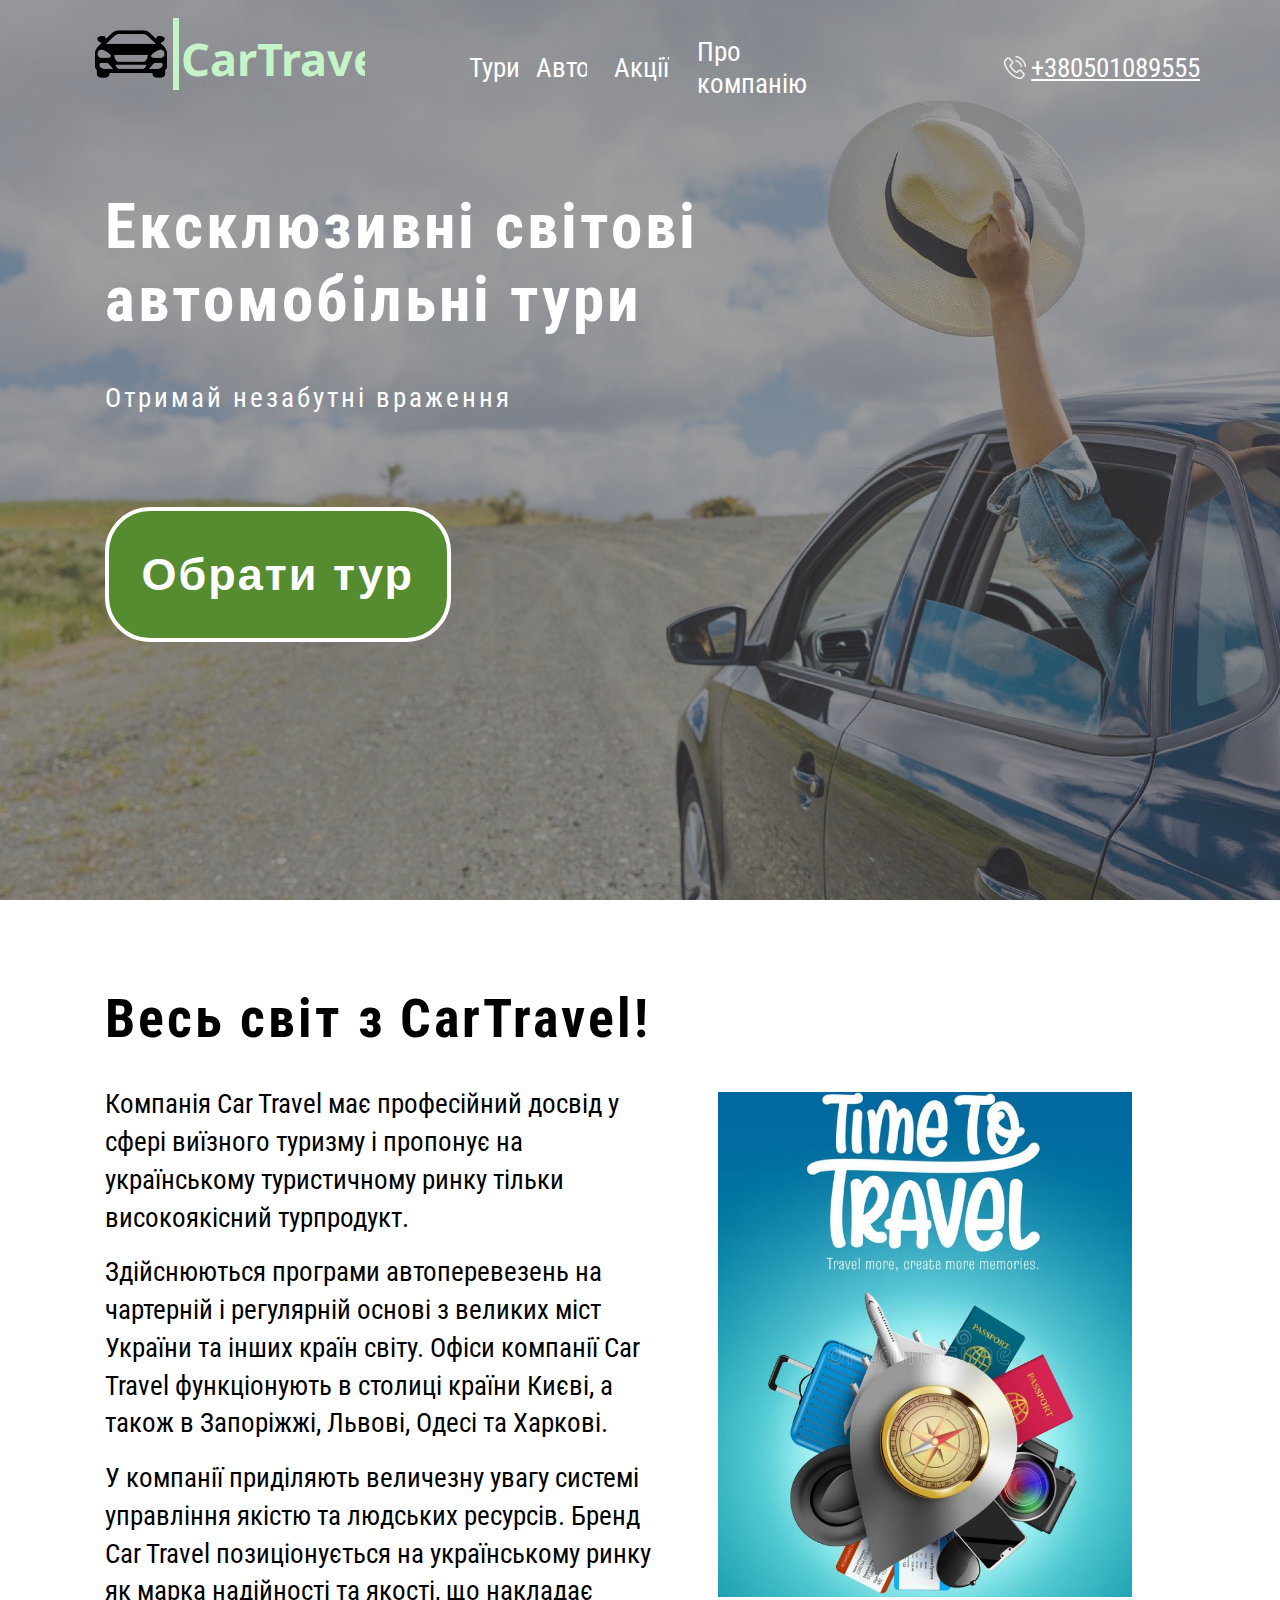
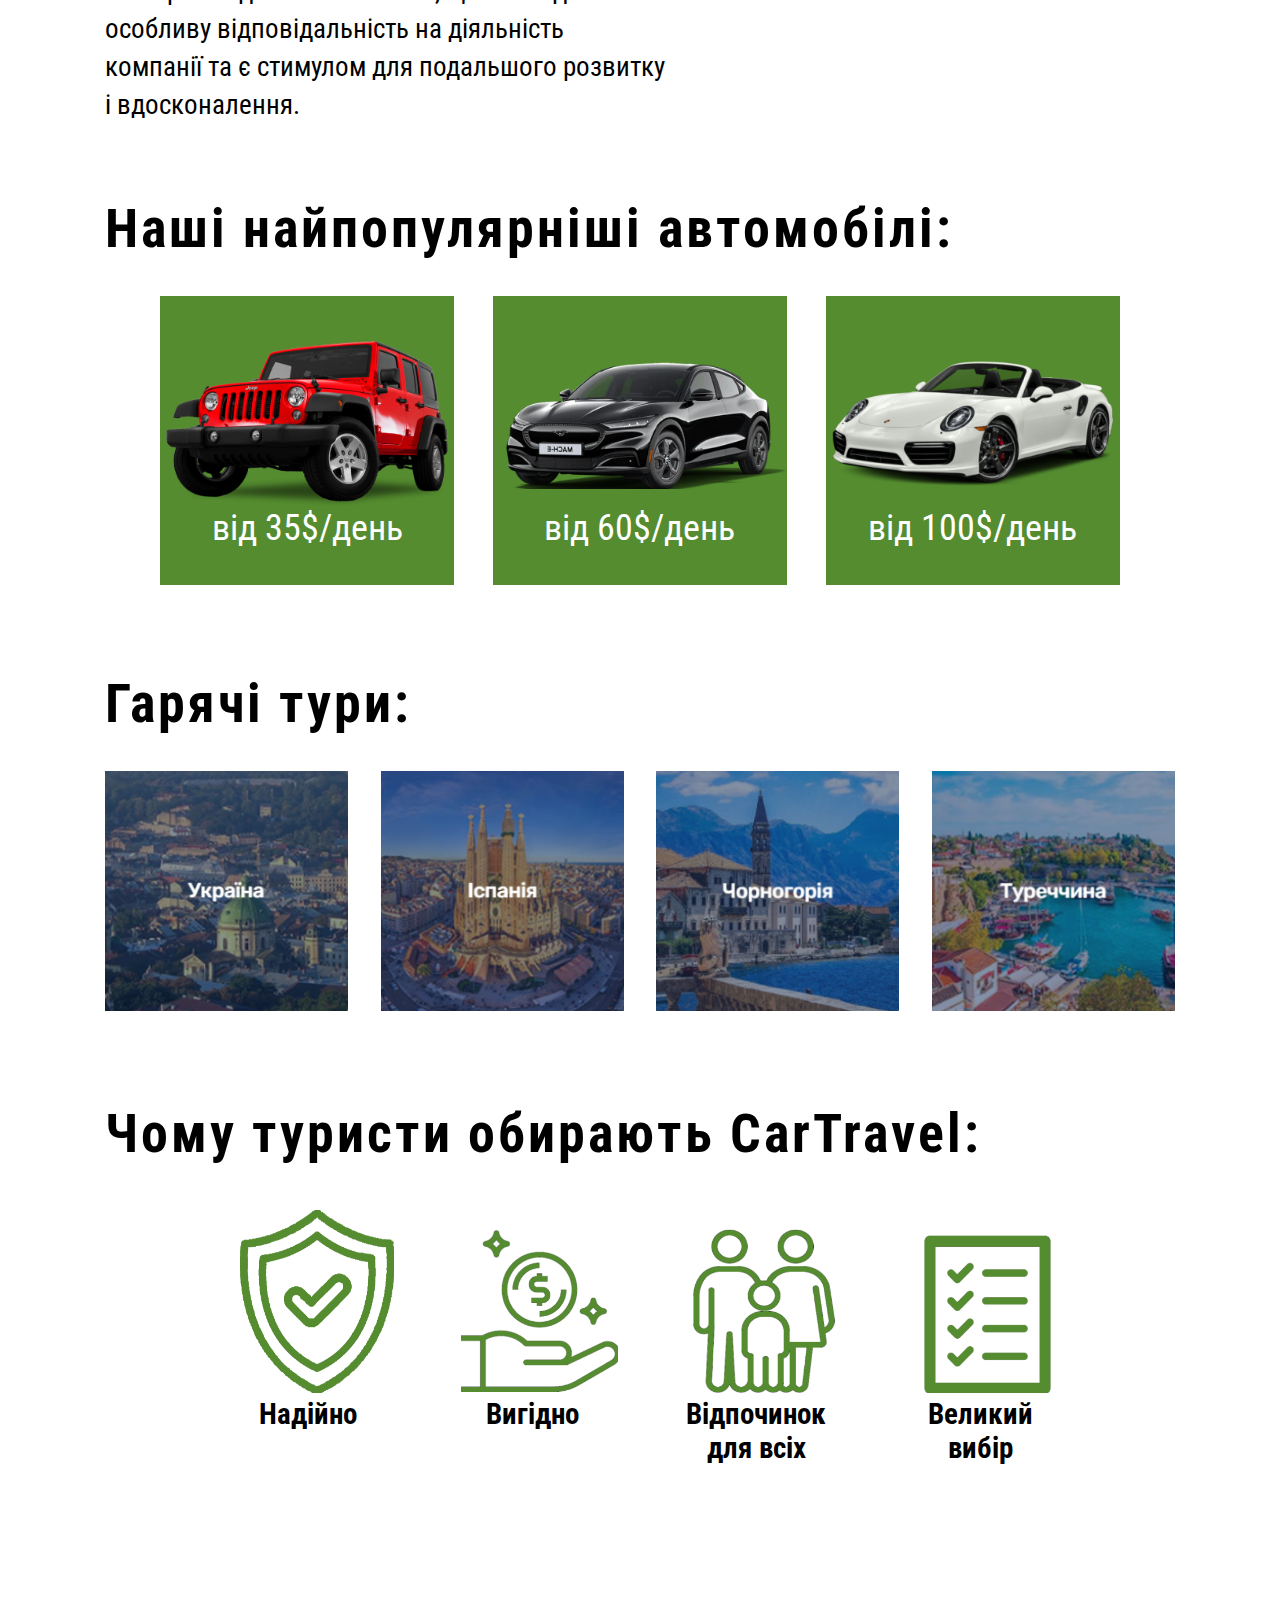
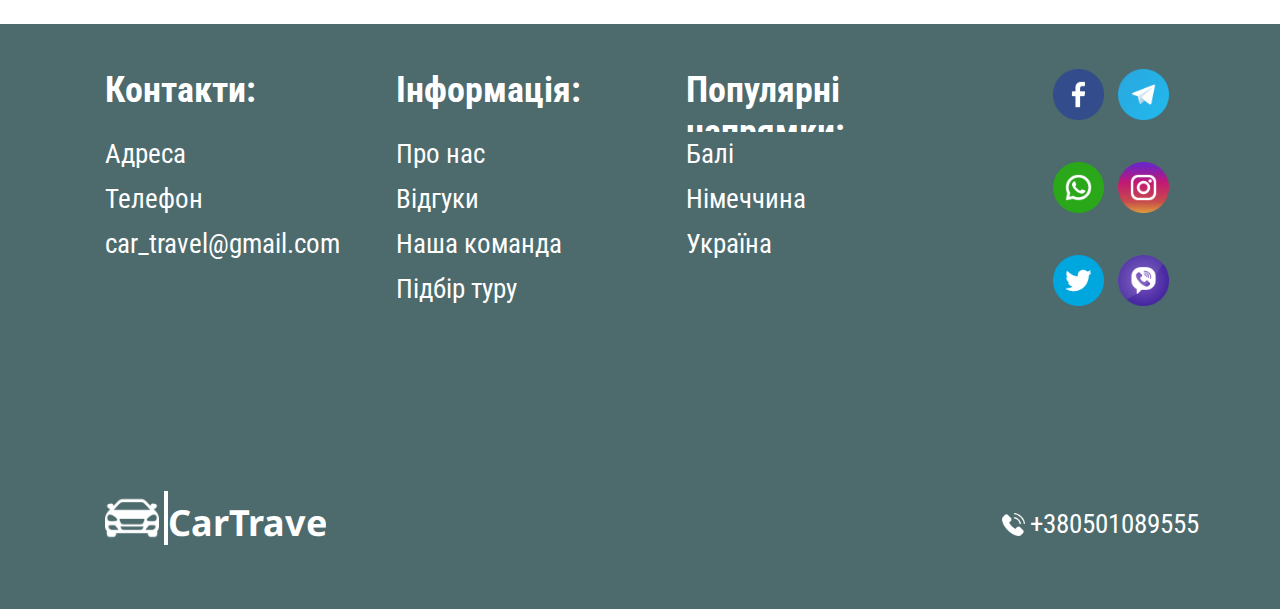
<file: index.html>
<!DOCTYPE html>
<html>
<head>
	<title>CarTravel</title>
	<link rel="stylesheet" type="text/css" href="css/style.css">
	<link rel="preconnect" href="https://fonts.googleapis.com">
    <link rel="preconnect" href="https://fonts.gstatic.com" crossorigin>
    <link href="https://fonts.googleapis.com/css2?family=Noto+Sans+Thai+Looped:wght@700&family=Roboto+Condensed&display=swap" rel="stylesheet">
	<link rel="shortcut icon" href="images/browser_logo.png" type="image/png">
	<meta name="viewport" content="width=device-width, initial-scale=1.0">
    <meta charset="utf-8">
</head>
<body>
<header>
<div class="header">
	<div class="topHeader">
		<div class="logo">
			<div class="logoimg"><a href="index.html"><img src="images/logoimg.png"></a></div>
			<div class="logoname"><div><a href="index.html">CarTravel</a></div></div>
		</div>

		<div id="helper" class="turi"><a href="tours.html">Тури</a></div>

		<div id="helper" class="avto"><a href="cars.html">Авто</a></div>

		<div id="helper" class="akcii"><a href="sales.html">Акції</a></div>

		<div id="helper" class="proCompany"><a href="company.html">Про компанію</a></div>

		<div id="helper" class="contact">
			<div class="contactimg"><img src="images/phone_icon.png"></div>
			<div class="contactname"><div><a href="tel:+380501089555">+380501089555</a></div></div>
		</div>
		<div class="burger_block">
			<input class="burger_checkbox" type="checkbox" id="burger">
    		<label for="burger"></label>
			<nav  class="burger_nav">
				<ul>
					<li class="burger_link"><a href="index.html">&#10140; Головна</a></li>
					<li class="burger_link"><a href="tours.html">&#10140; Тури</a></li>
					<li class="burger_link"><a href="cars.html">&#10140; Авто</a></li>
					<li class="burger_link"><a href="sales.html">&#10140; Акції</a></li>
					<li class="burger_link"><a href="company.html">&#10140; Про компанію</a></li>
				</ul>
			</nav>
		</div>
	</div>
	<div class="midHeader">
		<div class="text_header_1">Ексклюзивні світові <br> автомобільні тури</div>
        <div class="text_header_1_1">Отримай незабутні враження</div>
	</div>
	<div class="botHeader">
		<button class="button1" onclick="window.location.href='tours.html'"><div>Обрати тур</div></button>
	</div>
</div>
</header>
<main>
	<div class="main">
		<div class="h_type">Весь світ з CarTravel!</div>
		<div class="module_1">
			<div class="landing_text">
				<p>Компанія Car Travel має професійний досвід у сфері виїзного туризму і пропонує на українському туристичному ринку тільки високоякісний турпродукт.</p>
				<p>Здійснюються програми автоперевезень на чартерній і регулярній основі з великих міст України та інших країн світу. Офіси компанії Car Travel функціонують в столиці країни Києві, а також в Запоріжжі, Львові, Одесі та Харкові.</p>
				<p>У компанії приділяють величезну увагу системі управління якістю та людських ресурсів. Бренд Car Travel позиціонується на українському ринку як марка надійності та якості, що накладає особливу відповідальність на діяльність компанії та є стимулом для подальшого розвитку і вдосконалення.</p>
			</div>
			<div class="img_time_to_travel"><img src="images/time_to_travel.png"></div>
		</div>
		<div id="h_type_2" class="h_type">Наші найпопулярніші автомобілі:</div>
		<div class="module_2">
			<div class="three_cars_tiles_landing">
				<a href="cars.html"><div class="inside_one_car_form_landing">
					<img src="images/jeep.png">
					<p>від 35$/день</p>
				</div></a>
				<a href="cars.html"><div class="inside_one_car_form_landing">
					<img id="mustang" src="images/mustang.png">
					<p>від 60$/день</p>
				</div></a>
				<a href="cars.html"><div class="inside_one_car_form_landing">
					<img src="images/porsche.png">
					<p>від 100$/день</p>
				</div></a>
			</div>
		</div>
		<div class="h_type">Гарячі тури:</div>
		<div class="module_3">
			<div class="four_tours_palette">
				<div class="four_tours_form"><a href="tours.html"><img src="images/ukraine_tour.png"></a></div>
				<div class="four_tours_form"><a href="tours.html"><img src="images/spain_tour.png"></a></div>
				<div class="four_tours_form"><a href="tours.html"><img src="images/montenegro_tour.png"></a></div>
				<div class="four_tours_form"><a href="tours.html"><img src="images/turkey_tour.png"></a></div>
			</div>
		</div>
		<div class="h_type">Чому туристи обирають CarTravel:</div>
		<div class="module_4">
			<div class="four_pros_palette">
				<div id="two_pros_block_1" class="two_pros_block">
					<div id="pros_form_1" class="four_pros_form">
						<img src="images/pros_1.png">
						<p>Надійно</p>
					</div>
					<div id="pros_form_2" class="four_pros_form">
						<img src="images/pros_2.png">
						<p>Вигідно</p>
					</div>
				</div>
				<div class="two_pros_block">
					<div id="pros_form_3" class="four_pros_form">
						<img src="images/pros_3.png">
						<p>Відпочинок <br> для всіх</p>
					</div>
					<div id="pros_form_4" class="four_pros_form">
						<img src="images/pros_4.png">
						<p>Великий <br> вибір</p>
					</div>
				</div>
			</div>
		</div>
	</div>
</main>
<footer>
	<div class="footer">
		<div class="topFooter">
			<div class="footer_text_block_1">
				<p class="footer_headers">Контакти:</p>
				<p class="footer_text_line"><a class="footer_link" href="maincontact.html">Адреса</a></p>
				<p class="footer_text_line"><a class="footer_link" href="maincontact.html">Телефон</a></p>
				<p class="footer_text_line"><a class="footer_link" href="https://www.gmail.com/">car_travel@gmail.com</a></p>
			</div>
			<div class="footer_text_block_2">
				<p class="footer_headers">Інформація:</p>
				<p class="footer_text_line"><a class="footer_link" href="company.html">Про нас</a></p>
				<p class="footer_text_line"><a class="footer_link" href="company.html">Відгуки</a></p>
				<p class="footer_text_line"><a class="footer_link" href="company.html">Наша команда</a></p>
				<p class="footer_text_line"><a class="footer_link" href="tours.html">Підбір туру</a></p>
			</div>
			<div class="footer_text_block_3">
				<p id="footer_headers_3" class="footer_headers">Популярні напрямки:</p>
				<p class="footer_text_line"><a class="footer_link" href="tours.html">Балі</a></p>
				<p class="footer_text_line"><a class="footer_link" href="tours.html">Німеччина</a></p>
				<p class="footer_text_line"><a class="footer_link" href="tours.html">Україна</a></p>
			</div>
			<div id="two_icons_1" class="footer_icons_block">
				<div class="two_icons">
					<div class="icon_blocks"><a href="https://www.facebook.com/"><img src="images/facebook.png"></a></div>
					<div class="icon_blocks"><a href="https://web.telegram.org/k/"><img src="images/telegram.png"></a></div>
				</div>
				<div id="two_icons_2" class="two_icons">
					<div class="icon_blocks"><a href="https://www.whatsapp.com/"><img src="images/whatsapp.png"></a></div>
					<div class="icon_blocks"><a href="https://www.instagram.com/"><img src="images/instagram.png"></a></div>
				</div>
				<div id="two_icons_3" class="two_icons">
					<div class="icon_blocks"><a href="https://www.twitter.com/"><img src="images/twitter.png"></a></div>
					<div class="icon_blocks"><a href="https://www.viber.com/"><img src="images/viber.png"></a></div>
				</div>
			</div>			
		</div>
		<div class="botFooter">
			<div class="logo2">
				<div class="logoimg2"><a href="index.html"><img src="images/logoimg2.png"></a></div>
				<div class="logoname2"><div><a href="index.html">CarTravel</a></div></div>
			</div>
			<div id="helper" class="contact2">
				<div class="contactimg2"><img src="images/phone_icon_footer.png"></div>
				<div class="contactname2"><div><a href="tel:+380501089555">+380501089555</a></div></div>
			</div>
		</div>
	</div>
</footer>
</body>
</html>
</file>
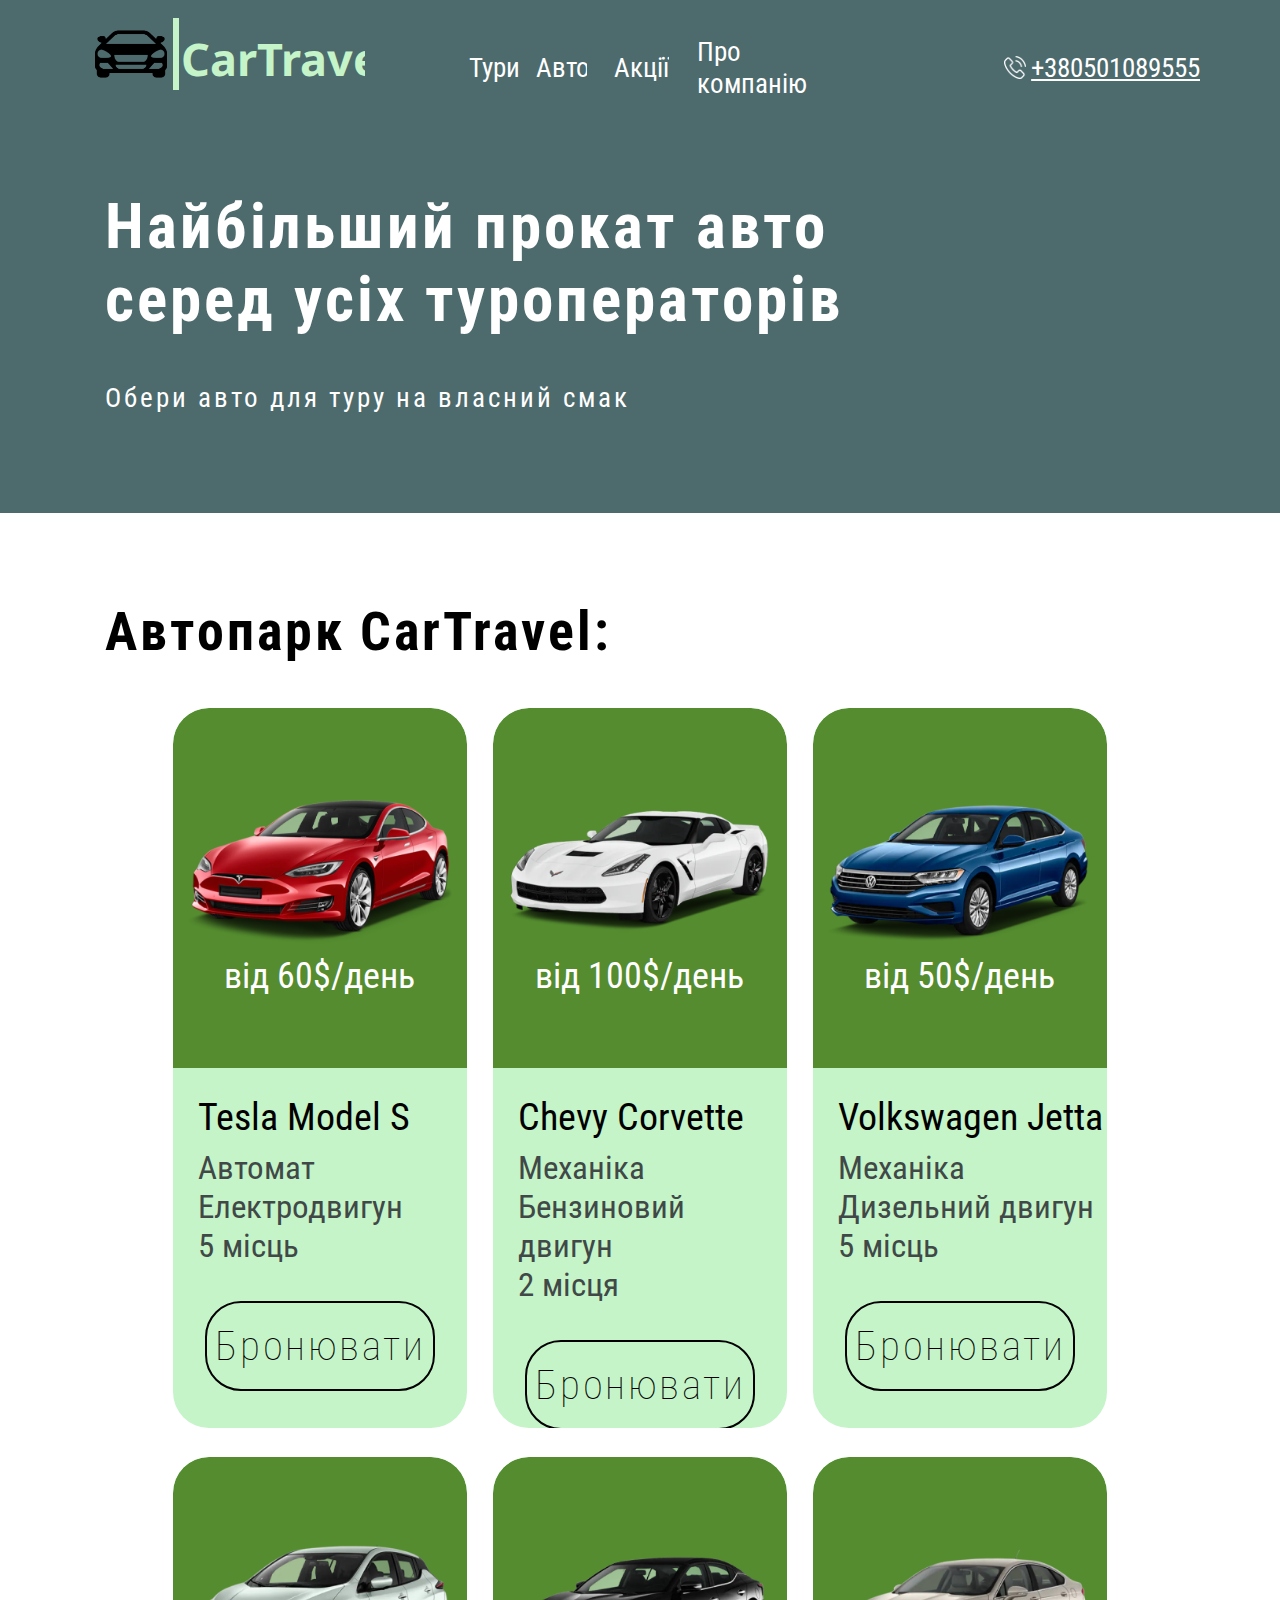
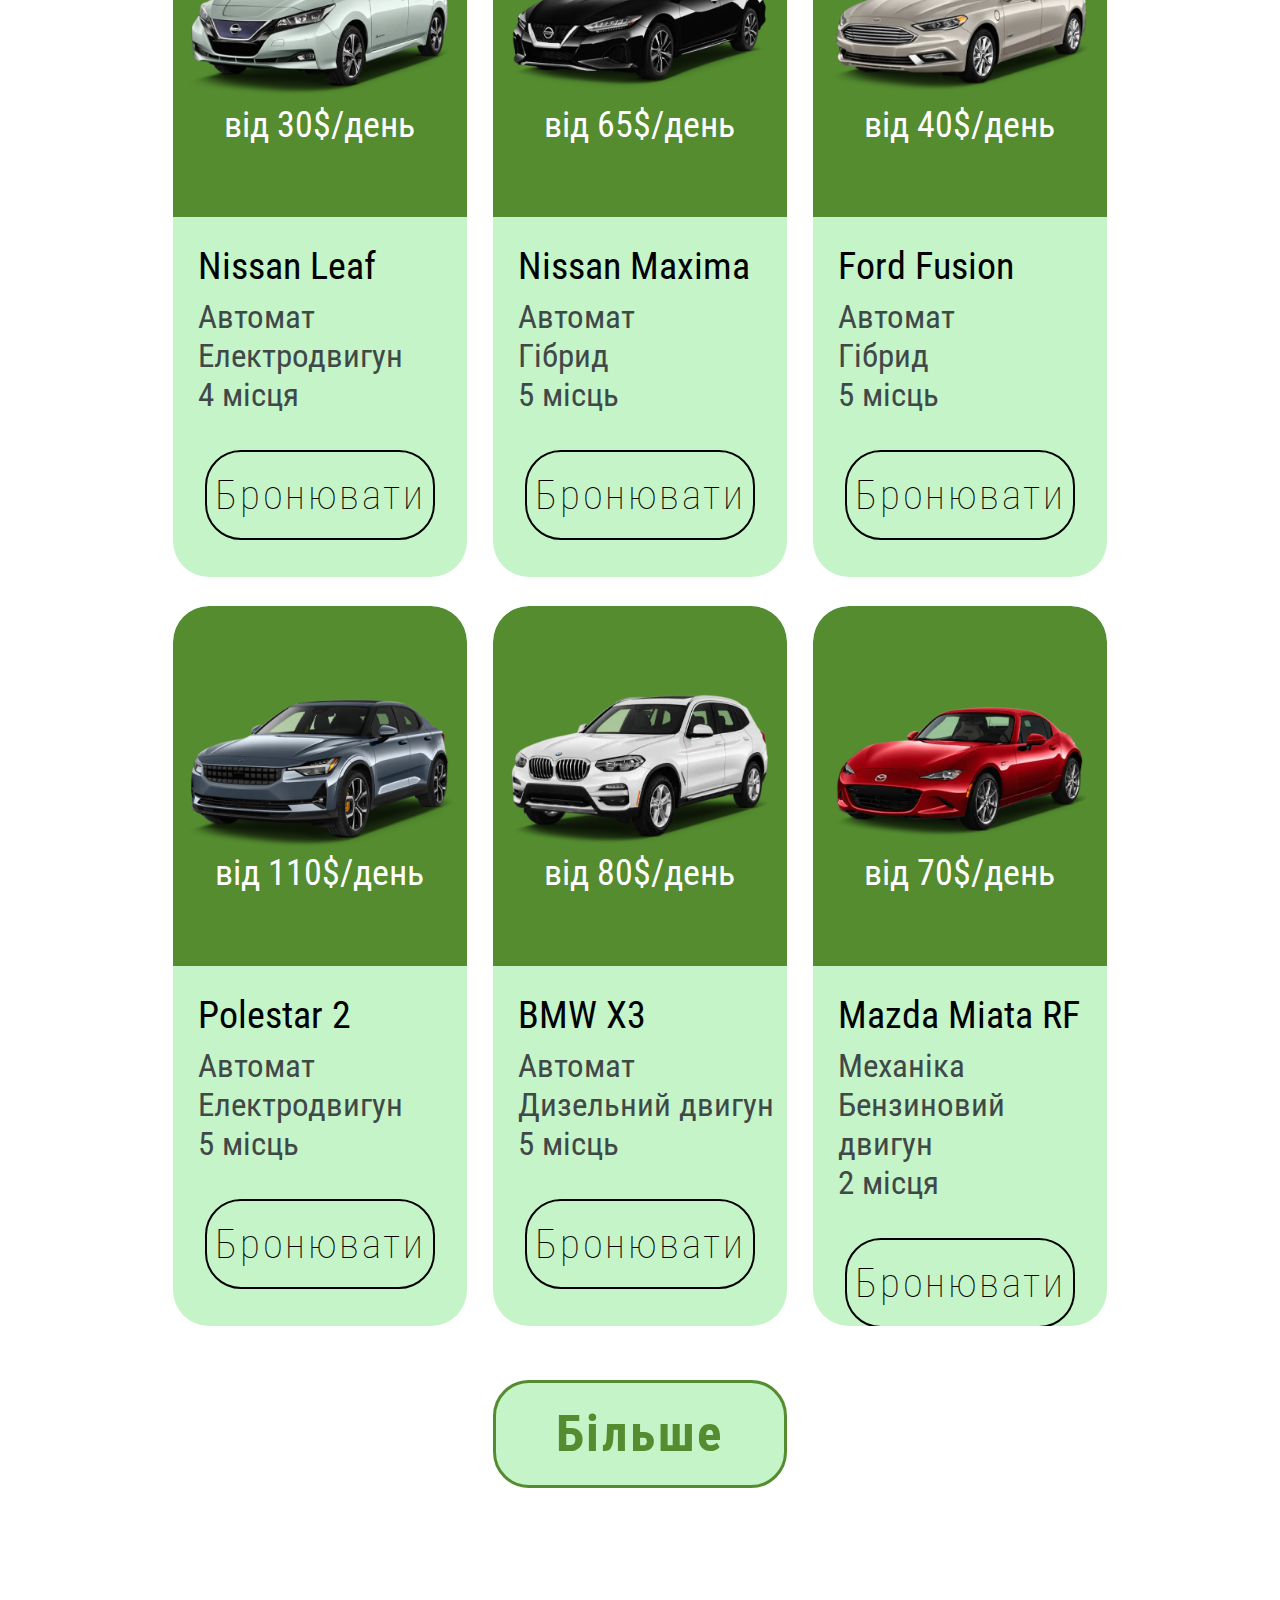
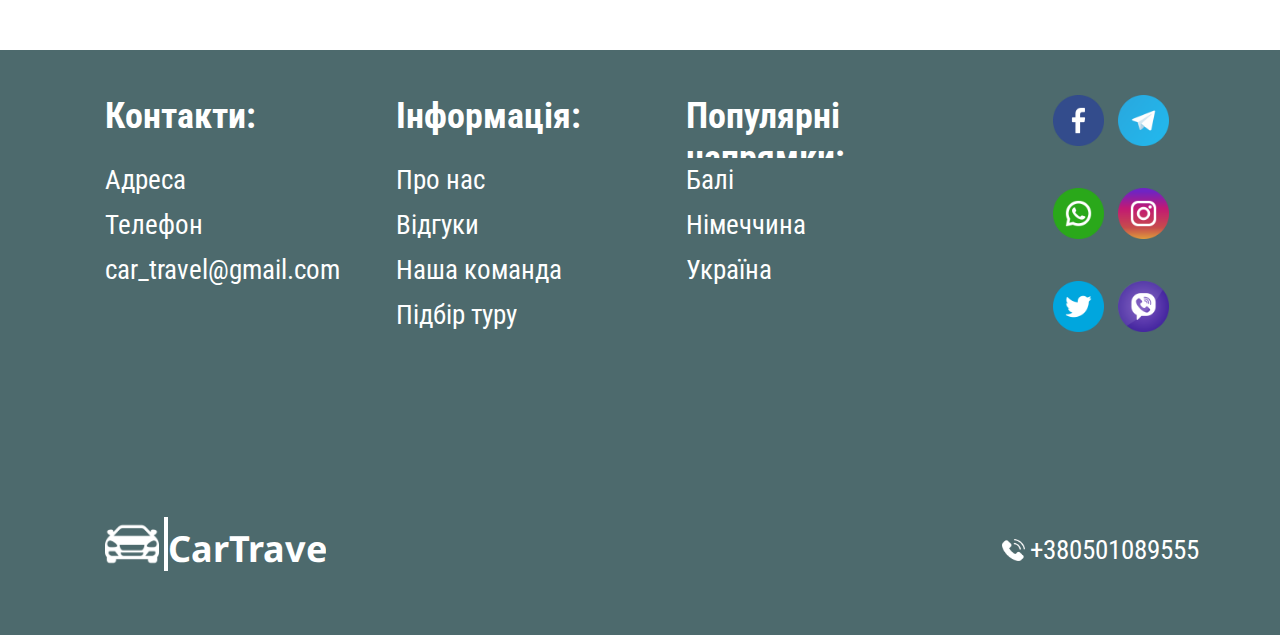
<file: cars.html>
<!DOCTYPE html>
<html>
<head>
	<title>CarTravel</title>
	<link rel="stylesheet" type="text/css" href="css/style.css">
	<link rel="preconnect" href="https://fonts.googleapis.com">
    <link rel="preconnect" href="https://fonts.gstatic.com" crossorigin>
    <link href="https://fonts.googleapis.com/css2?family=Noto+Sans+Thai+Looped:wght@700&family=Roboto+Condensed&display=swap" rel="stylesheet">
    <link rel="shortcut icon" href="images/browser_logo.png" type="image/png">
	<meta name="viewport" content="width=device-width, initial-scale=1.0">
	<meta charset="utf-8">
</head>
<body>
<header>
<div class="header_cars">
	<div class="topHeader">
		<div class="logo">
			<div class="logoimg"><a href="index.html"><img src="images/logoimg.png"></a></div>
			<div class="logoname"><div><a href="index.html">CarTravel</a></div></div>
		</div>

		<div id="helper" class="turi"><a href="tours.html">Тури</a></div>

		<div id="helper" class="avto"><a href="cars.html">Авто</a></div>

		<div id="helper" class="akcii"><a href="sales.html">Акції</a></div>

		<div id="helper" class="proCompany"><a href="company.html">Про компанію</a></div>

		<div id="helper" class="contact">
			<div class="contactimg"><img src="images/phone_icon.png"></div>
			<div class="contactname"><div><a href="tel:+380501089555">+380501089555</a></div></div>
		</div>
		<div class="burger_block">
			<input class="burger_checkbox" type="checkbox" id="burger">
    		<label for="burger"></label>
			<nav  class="burger_nav">
				<ul>
					<li class="burger_link"><a href="index.html">&#10140; Головна</a></li>
					<li class="burger_link"><a href="tours.html">&#10140; Тури</a></li>
					<li class="burger_link"><a href="cars.html">&#10140; Авто</a></li>
					<li class="burger_link"><a href="sales.html">&#10140; Акції</a></li>
					<li class="burger_link"><a href="company.html">&#10140; Про компанію</a></li>
				</ul>
			</nav>
		</div>
	</div>
	<div class="midHeader">
		<div class="text_header_1">Найбільший прокат авто <br> серед усіх туроператорів</div>
        <div class="text_header_1_1">Обери авто для туру на власний смак</div>
	</div>
</div>
</header>
<main>
	<div class="main">
		<div class="h_type">Автопарк CarTravel:</div>
		<div class="module_1">
            <div class="nine_cars_tiles">
				<div id="three_cars_tiles_1" class="three_cars_tiles">
					<div class="one_car_form">
						<div class="inside_one_car_form">
							<img src="images/tesla.png">
							<p>від 60$/день</p>
						</div>
						<div class="inside_car_form_text">
							<p id="car_name">Tesla Model S</p>
							<p>Автомат</p>
							<p>Електродвигун</p>
							<p>5 місць</p>
						</div>
						<button class="button_car" onclick="window.location.href='maincontact.html'"><div>Бронювати</div></button>
					</div>
					<div class="one_car_form">
						<div class="inside_one_car_form">
							<img src="images/corvette.png">
							<p>від 100$/день</p>
						</div>
						<div class="inside_car_form_text">
							<p id="car_name">Chevy Corvette</p>
							<p>Механіка</p>
							<p>Бензиновий двигун</p>
							<p>2 місця</p>
						</div>
						<button class="button_car" onclick="window.location.href='maincontact.html'"><div>Бронювати</div></button>
					</div>
					<div class="one_car_form">
						<div class="inside_one_car_form">
							<img src="images/volkswagen.png">
							<p>від 50$/день</p>
						</div>
						<div class="inside_car_form_text">
							<p id="car_name">Volkswagen Jetta</p>
							<p>Механіка</p>
							<p>Дизельний двигун</p>
							<p>5 місць</p>
						</div>
						<button class="button_car" onclick="window.location.href='maincontact.html'"><div>Бронювати</div></button>
					</div>
				</div>
				<div id="three_cars_tiles_2" class="three_cars_tiles">
					<div class="one_car_form">
						<div class="inside_one_car_form">
							<img src="images/nissan_leaf.png">
							<p>від 30$/день</p>
						</div>
						<div class="inside_car_form_text">
							<p id="car_name">Nissan Leaf</p>
							<p>Автомат</p>
							<p>Електродвигун</p>
							<p>4 місця</p>
						</div>
						<button class="button_car" onclick="window.location.href='maincontact.html'"><div>Бронювати</div></button>
					</div>
					<div class="one_car_form">
						<div class="inside_one_car_form">
							<img src="images/nissan_alti.png">
							<p>від 65$/день</p>
						</div>
						<div class="inside_car_form_text">
							<p id="car_name">Nissan Maxima</p>
							<p>Автомат</p>
							<p>Гібрид</p>
							<p>5 місць</p>
						</div>
						<button class="button_car" onclick="window.location.href='maincontact.html'"><div>Бронювати</div></button>
					</div>
					<div class="one_car_form">
						<div class="inside_one_car_form">
							<img src="images/ford.png">
							<p>від 40$/день</p>
						</div>
						<div class="inside_car_form_text">
							<p id="car_name">Ford Fusion</p>
							<p>Автомат</p>
							<p>Гібрид</p>
							<p>5 місць</p>
						</div>
						<button class="button_car" onclick="window.location.href='maincontact.html'"><div>Бронювати</div></button>
					</div>
				</div>
				<div id="three_cars_tiles_3" class="three_cars_tiles">
					<div class="one_car_form">
						<div class="inside_one_car_form">
							<img src="images/polestar.png">
							<p>від 110$/день</p>
						</div>
						<div class="inside_car_form_text">
							<p id="car_name">Polestar 2</p>
							<p>Автомат</p>
							<p>Електродвигун</p>
							<p>5 місць</p>
						</div>
						<button class="button_car" onclick="window.location.href='maincontact.html'"><div>Бронювати</div></button>
					</div>
					<div class="one_car_form">
						<div class="inside_one_car_form">
							<img src="images/bmw.png">
							<p>від 80$/день</p>
						</div>
						<div class="inside_car_form_text">
							<p id="car_name">BMW X3</p>
							<p>Автомат</p>
							<p>Дизельний двигун</p>
							<p>5 місць</p>
						</div>
						<button class="button_car" onclick="window.location.href='maincontact.html'"><div>Бронювати</div></button>
					</div>
					<div class="one_car_form">
						<div class="inside_one_car_form">
							<img src="images/mazda.png">
							<p>від 70$/день</p>
						</div>
						<div class="inside_car_form_text">
							<p id="car_name">Mazda Miata RF</p>
							<p>Механіка</p>
							<p>Бензиновий двигун</p>
							<p>2 місця</p>
						</div>
						<button class="button_car" onclick="window.location.href='maincontact.html'"><div>Бронювати</div></button>
					</div>
				</div>
            </div>
		</div>
		<div class="module_2">
			<button class="button_more" onclick="window.location.href='maincontact.html'"><div>Більше</div></button>
		</div>
	</div>
</main>
<footer>
	<div class="footer">
		<div class="topFooter">
			<div class="footer_text_block_1">
				<p class="footer_headers">Контакти:</p>
				<p class="footer_text_line"><a class="footer_link" href="maincontact.html">Адреса</a></p>
				<p class="footer_text_line"><a class="footer_link" href="maincontact.html">Телефон</a></p>
				<p class="footer_text_line"><a class="footer_link" href="https://www.gmail.com/">car_travel@gmail.com</a></p>
			</div>
			<div class="footer_text_block_2">
				<p class="footer_headers">Інформація:</p>
				<p class="footer_text_line"><a class="footer_link" href="company.html">Про нас</a></p>
				<p class="footer_text_line"><a class="footer_link" href="company.html">Відгуки</a></p>
				<p class="footer_text_line"><a class="footer_link" href="company.html">Наша команда</a></p>
				<p class="footer_text_line"><a class="footer_link" href="tours.html">Підбір туру</a></p>
			</div>
			<div class="footer_text_block_3">
				<p class="footer_headers">Популярні напрямки:</p>
				<p class="footer_text_line"><a class="footer_link" href="tours.html">Балі</a></p>
				<p class="footer_text_line"><a class="footer_link" href="tours.html">Німеччина</a></p>
				<p class="footer_text_line"><a class="footer_link" href="tours.html">Україна</a></p>
			</div>
			<div class="footer_icons_block">
				<div class="two_icons">
					<div class="icon_blocks"><a href="https://www.facebook.com/"><img src="images/facebook.png"></a></div>
					<div class="icon_blocks"><a href="https://web.telegram.org/k/"><img src="images/telegram.png"></a></div>
				</div>
				<div class="two_icons">
					<div class="icon_blocks"><a href="https://www.whatsapp.com/"><img src="images/whatsapp.png"></a></div>
					<div class="icon_blocks"><a href="https://www.instagram.com/"><img src="images/instagram.png"></a></div>
				</div>
				<div class="two_icons">
					<div class="icon_blocks"><a href="https://www.twitter.com/"><img src="images/twitter.png"></a></div>
					<div class="icon_blocks"><a href="https://www.viber.com/"><img src="images/viber.png"></a></div>
				</div>
			</div>			
		</div>
		<div class="botFooter">
			<div class="logo2">
				<div class="logoimg2"><a href="index.html"><img src="images/logoimg2.png"></a></div>
				<div class="logoname2"><div><a href="index.html">CarTravel</a></div></div>
			</div>
			<div id="helper" class="contact2">
				<div class="contactimg2"><img src="images/phone_icon_footer.png"></div>
				<div class="contactname2"><div><a href="tel:+380501089555">+380501089555</a></div></div>
			</div>
		</div>
	</div>
</footer>
</body>
</html>
</file>
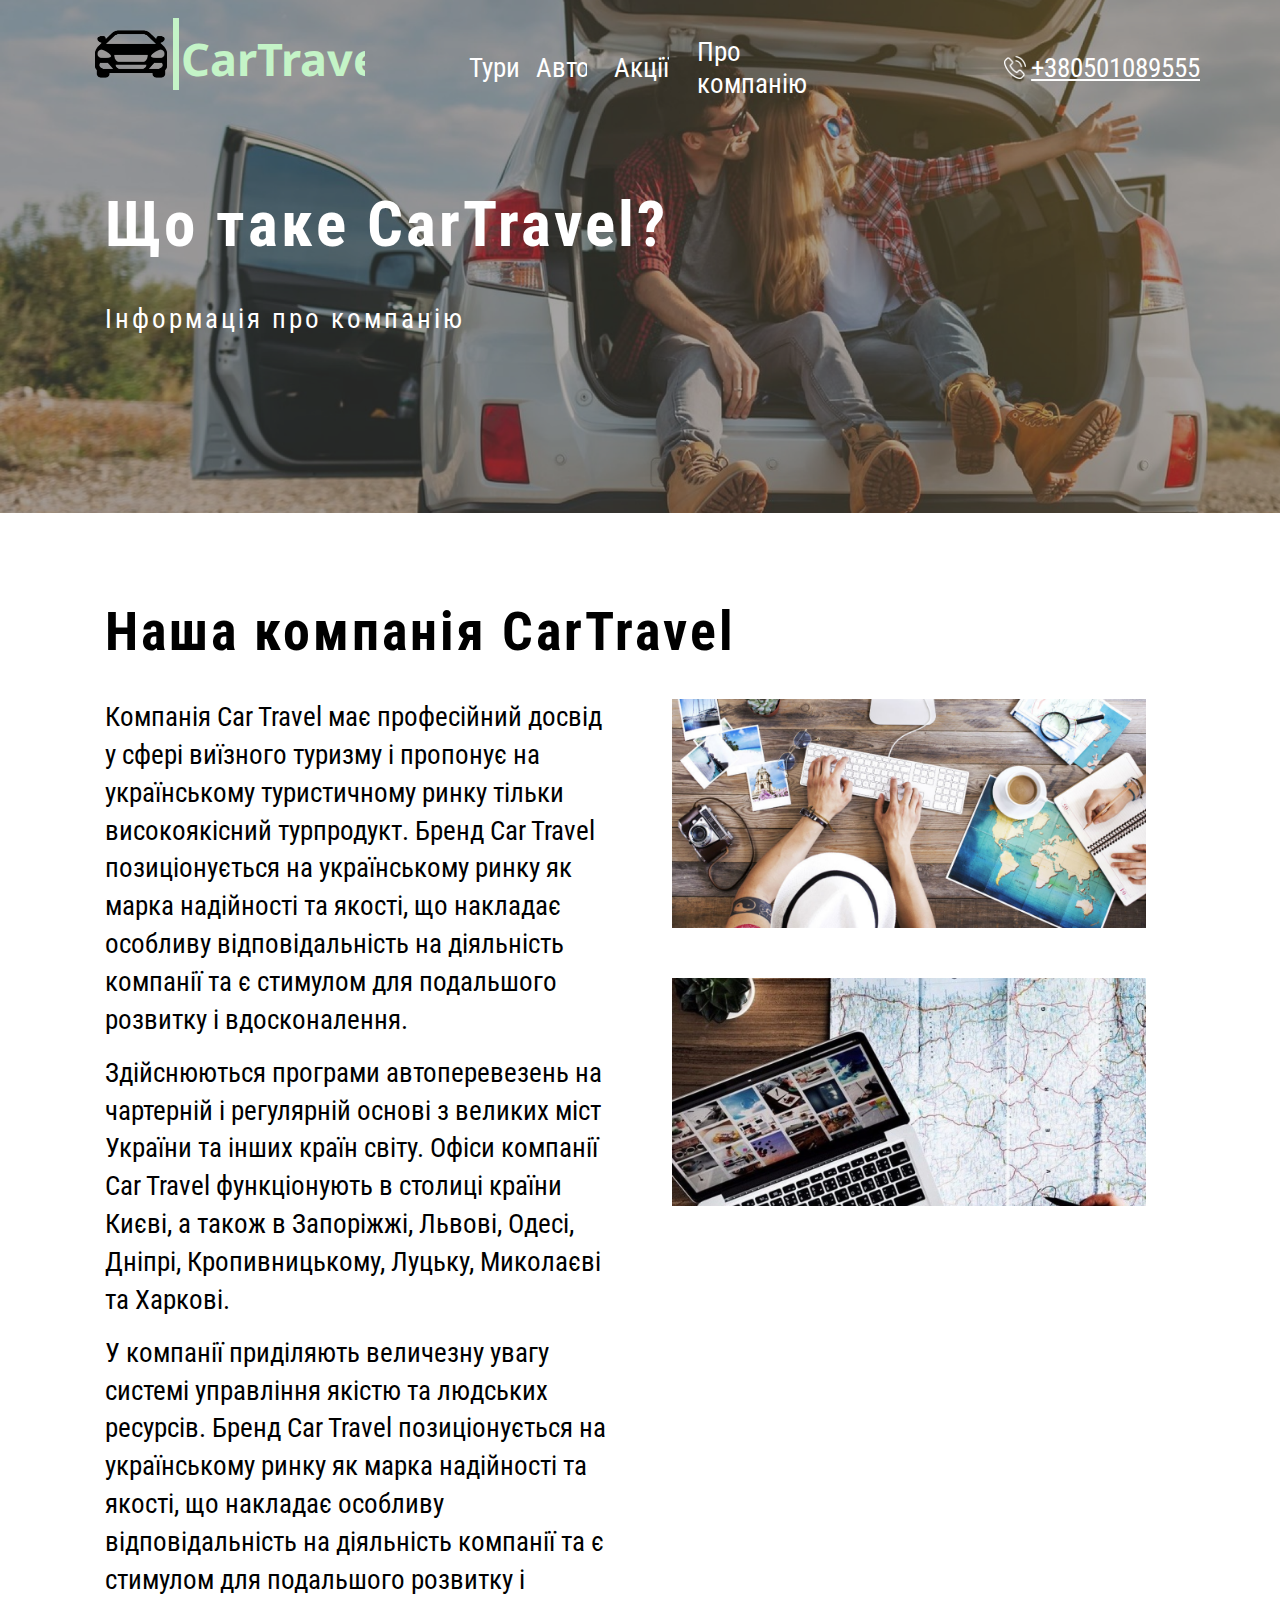
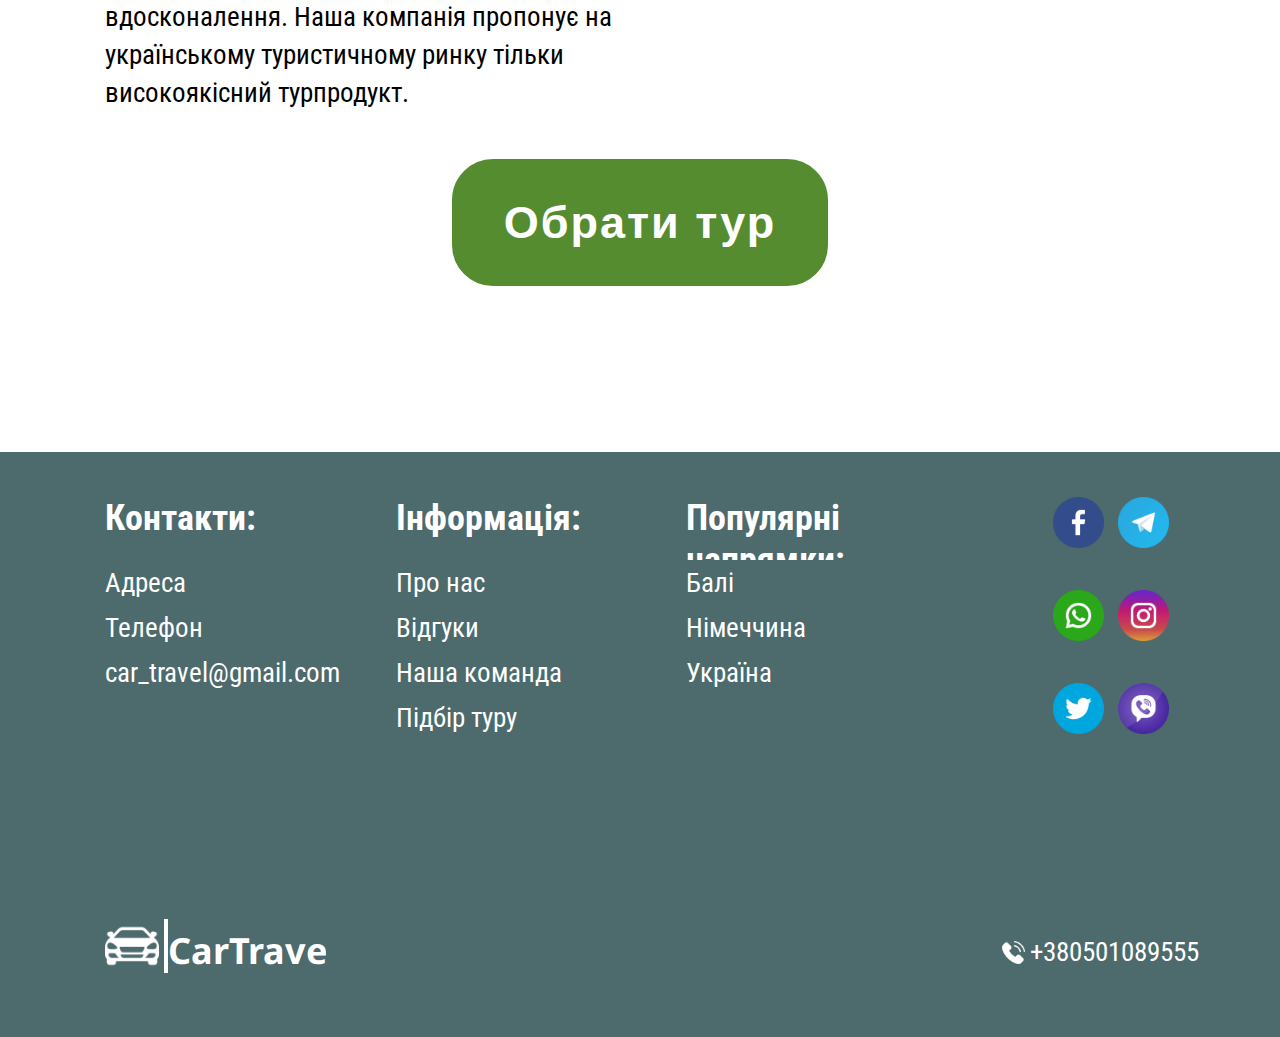
<file: company.html>
<!DOCTYPE html>
<html>
<head>
	<title>CarTravel</title>
	<link rel="stylesheet" type="text/css" href="css/style.css">
	<link rel="preconnect" href="https://fonts.googleapis.com">
    <link rel="preconnect" href="https://fonts.gstatic.com" crossorigin>
    <link href="https://fonts.googleapis.com/css2?family=Noto+Sans+Thai+Looped:wght@700&family=Roboto+Condensed&display=swap" rel="stylesheet">
    <link rel="shortcut icon" href="images/browser_logo.png" type="image/png">
	<meta name="viewport" content="width=device-width, initial-scale=1.0">
	<meta charset="utf-8">
</head>
<body>
<header>
<div class="header_info">
	<div class="topHeader">
		<div class="logo">
			<div class="logoimg"><a href="index.html"><img src="images/logoimg.png"></a></div>
			<div class="logoname"><div><a href="index.html">CarTravel</a></div></div>
		</div>

		<div id="helper" class="turi"><a href="tours.html">Тури</a></div>

		<div id="helper" class="avto"><a href="cars.html">Авто</a></div>

		<div id="helper" class="akcii"><a href="sales.html">Акції</a></div>

		<div id="helper" class="proCompany"><a href="company.html">Про компанію</a></div>

		<div id="helper" class="contact">
			<div class="contactimg"><img src="images/phone_icon.png"></div>
			<div class="contactname"><div><a href="tel:+380501089555">+380501089555</a></div></div>
		</div>
		<div class="burger_block">
			<input class="burger_checkbox" type="checkbox" id="burger">
    		<label for="burger"></label>
			<nav  class="burger_nav">
				<ul>
					<li class="burger_link"><a href="index.html">&#10140; Головна</a></li>
					<li class="burger_link"><a href="tours.html">&#10140; Тури</a></li>
					<li class="burger_link"><a href="cars.html">&#10140; Авто</a></li>
					<li class="burger_link"><a href="sales.html">&#10140; Акції</a></li>
					<li class="burger_link"><a href="company.html">&#10140; Про компанію</a></li>
				</ul>
			</nav>
		</div>
	</div>
	<div class="midHeader">
		<div class="text_header_2">Що таке CarTravel?</div>
        <div class="text_header_2_2">Інформація про компанію</div>
	</div>
</div>
</header>
<main>
	<div class="main">
		<div class="h_type">Наша компанія CarTravel</div>
		<div class="module_1">
            <div class="text_block_company">
				<div class="text_about_company">
					<p>Компанія Car Travel має професійний досвід у сфері виїзного туризму і пропонує на українському туристичному ринку тільки високоякісний турпродукт. Бренд Car Travel позиціонується на українському ринку як марка надійності та якості, що накладає особливу відповідальність на діяльність компанії та є стимулом для подальшого розвитку і вдосконалення.</p>
					<p>Здійснюються програми автоперевезень на чартерній і регулярній основі з великих міст України та інших країн світу. Офіси компанії Car Travel функціонують в столиці країни Києві, а також в Запоріжжі, Львові, Одесі, Дніпрі, Кропивницькому, Луцьку, Миколаєві та Харкові.</p>
					<p>У компанії приділяють величезну увагу системі управління якістю та людських ресурсів. Бренд Car Travel позиціонується на українському ринку як марка надійності та якості, що накладає особливу відповідальність на діяльність компанії та є стимулом для подальшого розвитку і вдосконалення. Наша компанія пропонує на українському туристичному ринку тільки високоякісний турпродукт.</p>
				</div>
				<div class="img_block_company">
					<img src="images/company_1.png">
					<img id="pic_2" src="images/company_2.png">
				</div>
			</div>
		</div>
		<div class="module_2">
			<button id="but2" class="button1" onclick="window.location.href='tours.html'"><div>Обрати тур</div></button>
		</div>
	</div>
</main>
<footer>
	<div class="footer">
		<div class="topFooter">
			<div class="footer_text_block_1">
				<p class="footer_headers">Контакти:</p>
				<p class="footer_text_line"><a class="footer_link" href="maincontact.html">Адреса</a></p>
				<p class="footer_text_line"><a class="footer_link" href="maincontact.html">Телефон</a></p>
				<p class="footer_text_line"><a class="footer_link" href="https://www.gmail.com/">car_travel@gmail.com</a></p>
			</div>
			<div class="footer_text_block_2">
				<p class="footer_headers">Інформація:</p>
				<p class="footer_text_line"><a class="footer_link" href="company.html">Про нас</a></p>
				<p class="footer_text_line"><a class="footer_link" href="company.html">Відгуки</a></p>
				<p class="footer_text_line"><a class="footer_link" href="company.html">Наша команда</a></p>
				<p class="footer_text_line"><a class="footer_link" href="tours.html">Підбір туру</a></p>
			</div>
			<div class="footer_text_block_3">
				<p class="footer_headers">Популярні напрямки:</p>
				<p class="footer_text_line"><a class="footer_link" href="tours.html">Балі</a></p>
				<p class="footer_text_line"><a class="footer_link" href="tours.html">Німеччина</a></p>
				<p class="footer_text_line"><a class="footer_link" href="tours.html">Україна</a></p>
			</div>
			<div class="footer_icons_block">
				<div class="two_icons">
					<div class="icon_blocks"><a href="https://www.facebook.com/"><img src="images/facebook.png"></a></div>
					<div class="icon_blocks"><a href="https://web.telegram.org/k/"><img src="images/telegram.png"></a></div>
				</div>
				<div class="two_icons">
					<div class="icon_blocks"><a href="https://www.whatsapp.com/"><img src="images/whatsapp.png"></a></div>
					<div class="icon_blocks"><a href="https://www.instagram.com/"><img src="images/instagram.png"></a></div>
				</div>
				<div class="two_icons">
					<div class="icon_blocks"><a href="https://www.twitter.com/"><img src="images/twitter.png"></a></div>
					<div class="icon_blocks"><a href="https://www.viber.com/"><img src="images/viber.png"></a></div>
				</div>
			</div>			
		</div>
		<div class="botFooter">
			<div class="logo2">
				<div class="logoimg2"><a href="index.html"><img src="images/logoimg2.png"></a></div>
				<div class="logoname2"><div><a href="index.html">CarTravel</a></div></div>
			</div>
			<div id="helper" class="contact2">
				<div class="contactimg2"><img src="images/phone_icon_footer.png"></div>
				<div class="contactname2"><div><a href="tel:+380501089555">+380501089555</a></div></div>
			</div>
		</div>
	</div>
</footer>
</body>
</html>
</file>
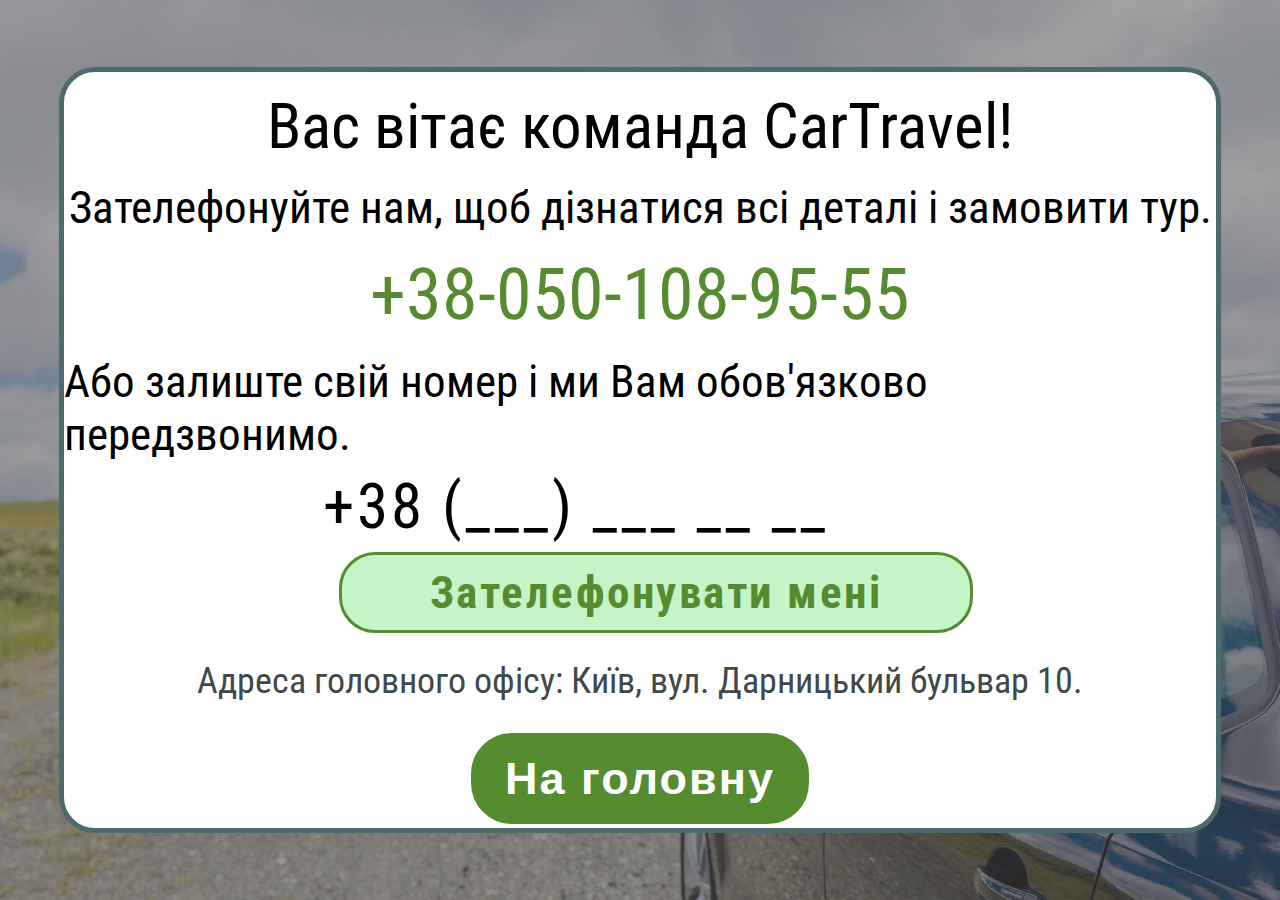
<file: maincontact.html>
<!DOCTYPE html>
<html>
<head>
	<title>CarTravel</title>
	<link rel="stylesheet" type="text/css" href="css/style.css">
	<link rel="preconnect" href="https://fonts.googleapis.com">
    <link rel="preconnect" href="https://fonts.gstatic.com" crossorigin>
    <link href="https://fonts.googleapis.com/css2?family=Noto+Sans+Thai+Looped:wght@700&family=Roboto+Condensed&display=swap" rel="stylesheet">
    <link rel="shortcut icon" href="images/browser_logo.png" type="image/png">
    <meta name="viewport" content="width=device-width, initial-scale=1.0">
    <meta charset="utf-8">
</head>
<body>
<div class="main_contact">
    <div class="main_block">
        <div class="module">
			<p id="p_m_1">Вас вітає команда CarTravel!</p>
            <p id="p_m_2">Зателефонуйте нам, щоб дізнатися всі деталі і замовити тур.</p>
            <p id="phone_number"><a href="tel:+380501089555">+38-050-108-95-55</a></p>
        </div>
        <div class="module">
            <p id="p_m_3">Або залиште свій номер і ми Вам обов'язково передзвонимо.</p>
            <div class="call_maker">
                <form action="/" method="post" class="call_block">
                    <input class="call_input" type="tel" name="number" id="number" placeholder="+38 (___) ___ __ __">
                    <button class="call_button" type="submit">Зателефонувати мені</button>
                </form>
            </div>
        </div>
        <div class="module">
            <p id="p_m_4">Адреса головного офісу: Київ, вул. Дарницький бульвар 10.</p>
            <button id="but4" class="button1" onclick="window.location.href='index.html'"><div>На головну</div></button>
        </div>
    </div>
</div>
</body>
</html>
</file>
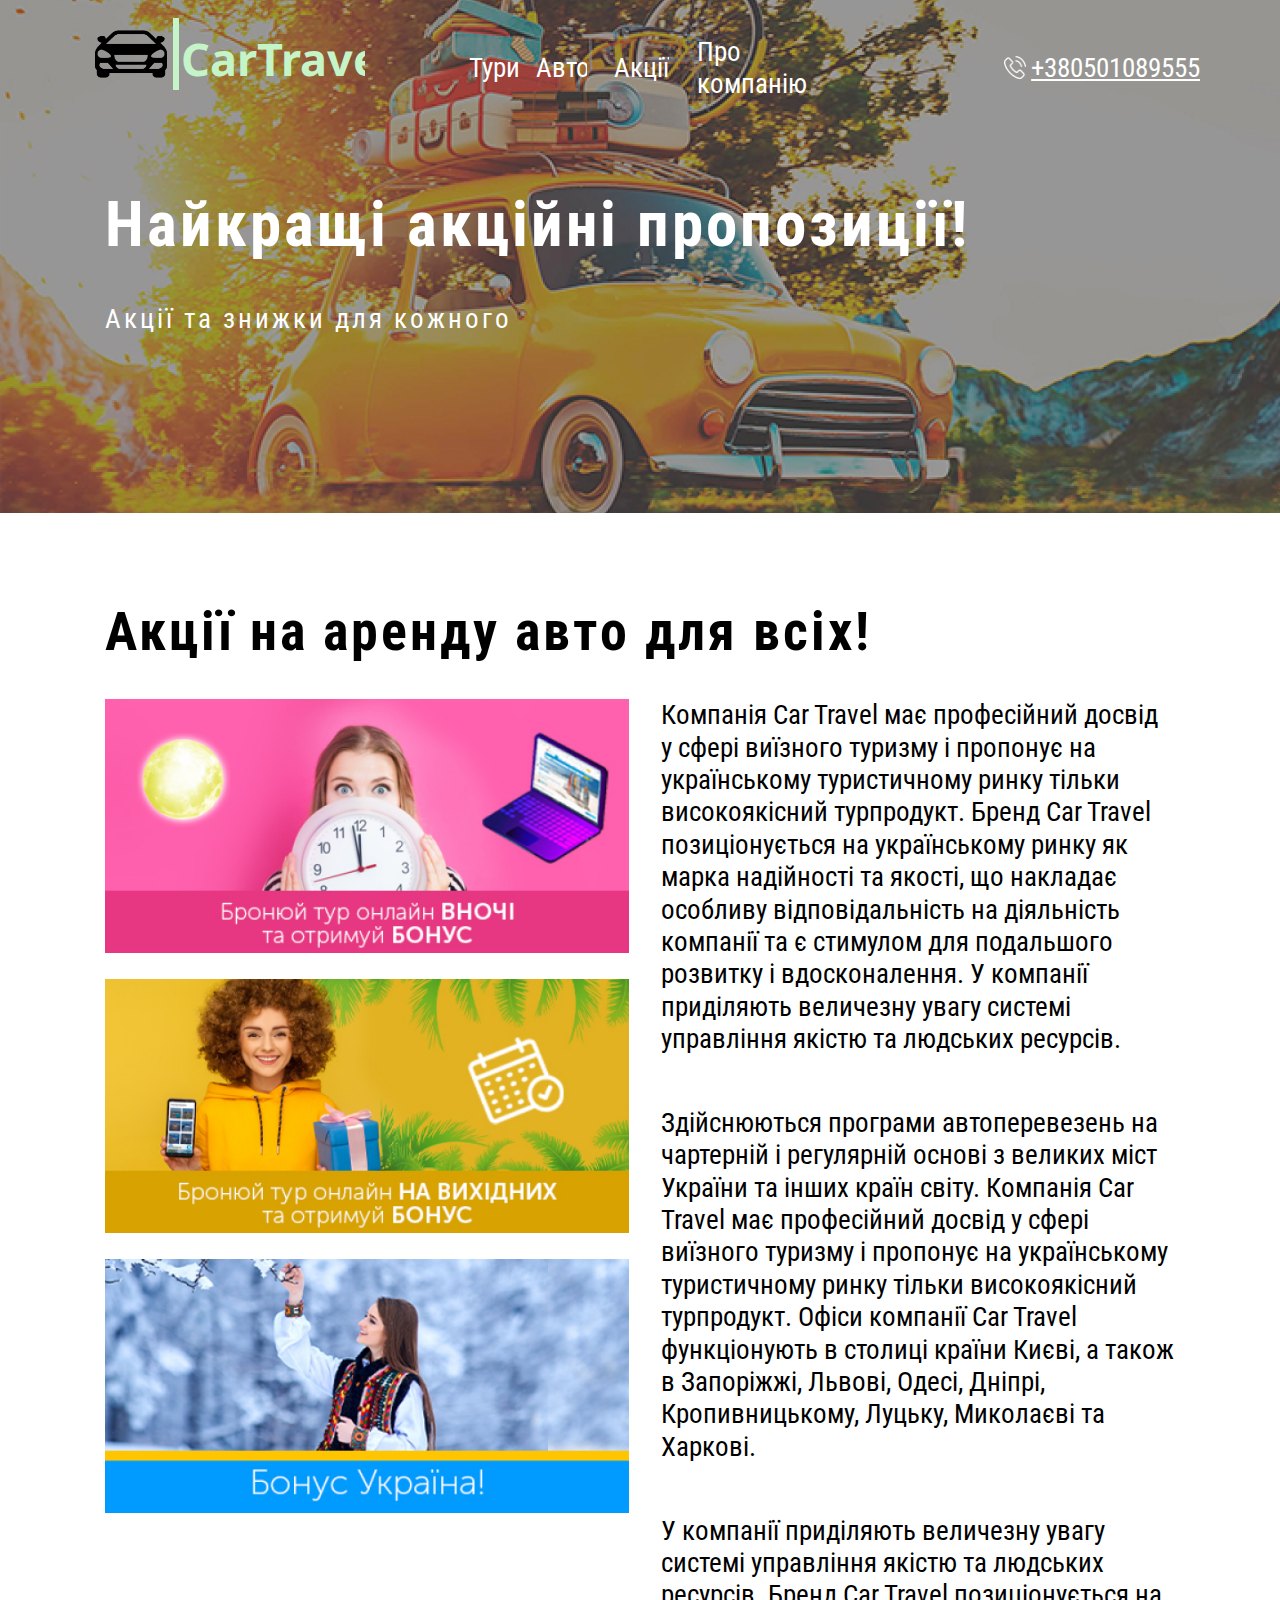
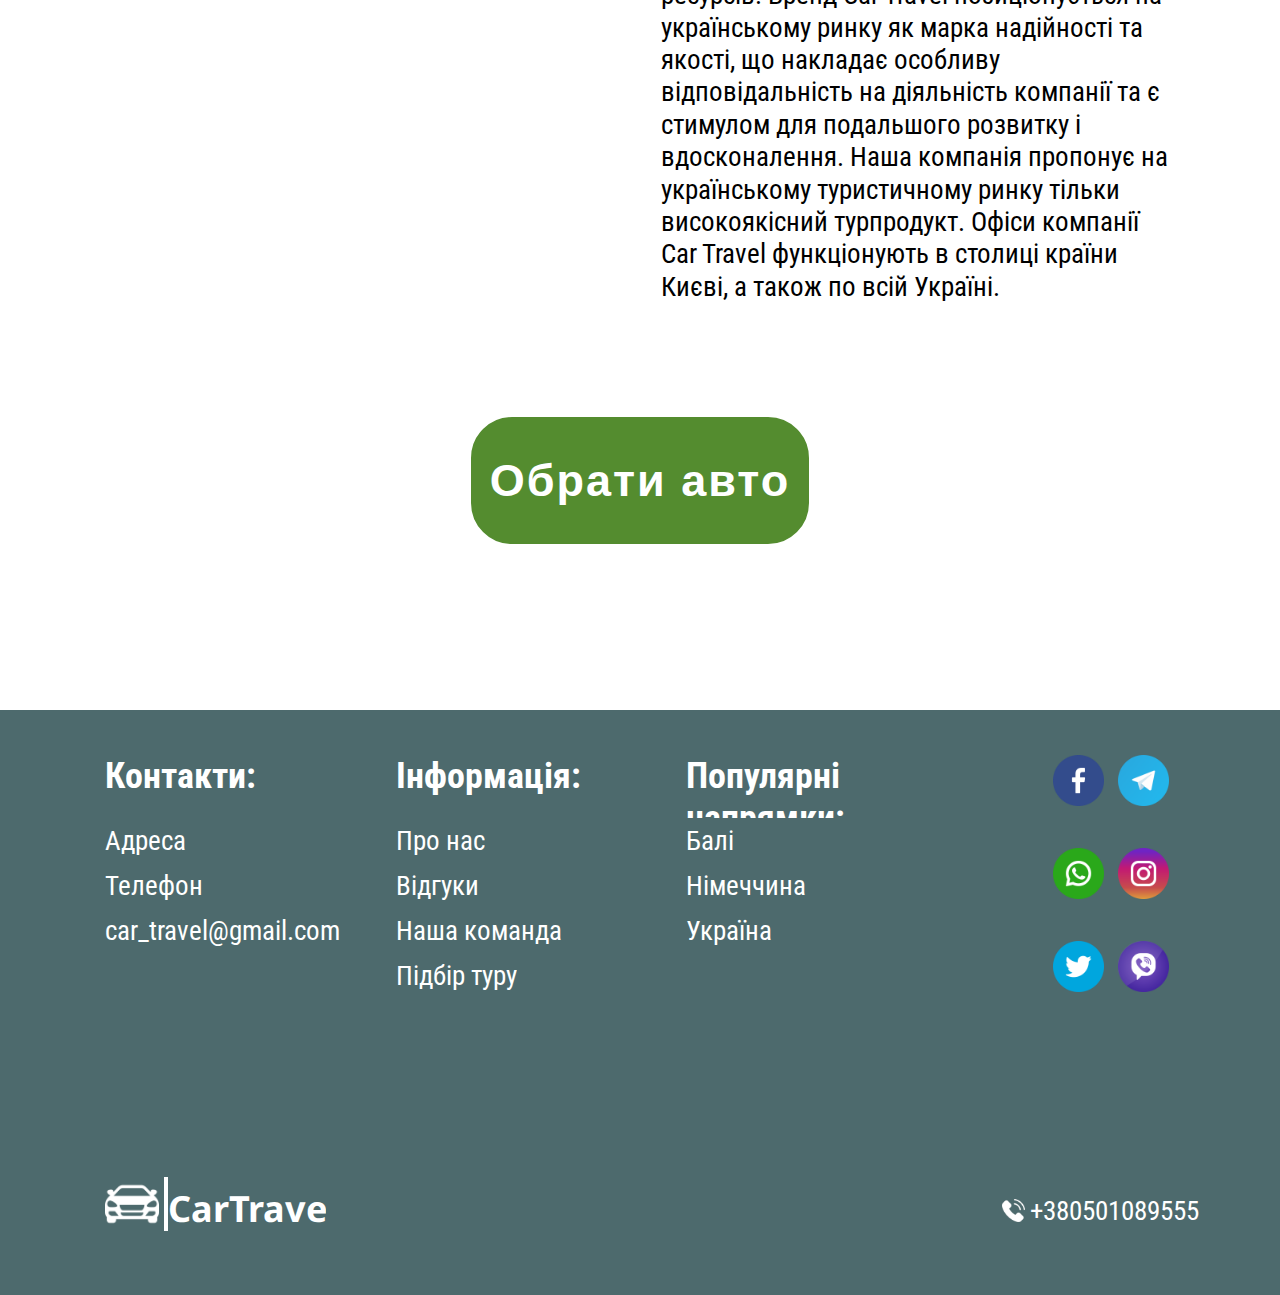
<file: sales.html>
<!DOCTYPE html>
<html>
<head>
	<title>CarTravel</title>
	<link rel="stylesheet" type="text/css" href="css/style.css">
	<link rel="preconnect" href="https://fonts.googleapis.com">
    <link rel="preconnect" href="https://fonts.gstatic.com" crossorigin>
    <link href="https://fonts.googleapis.com/css2?family=Noto+Sans+Thai+Looped:wght@700&family=Roboto+Condensed&display=swap" rel="stylesheet">
    <link rel="shortcut icon" href="images/browser_logo.png" type="image/png">
	<meta name="viewport" content="width=device-width, initial-scale=1.0">
	<meta charset="utf-8">
</head>
<body>
<header>
<div class="header_sales">
	<div class="topHeader">
		<div class="logo">
			<div class="logoimg"><a href="index.html"><img src="images/logoimg.png"></a></div>
			<div class="logoname"><div><a href="index.html">CarTravel</a></div></div>
		</div>

		<div id="helper" class="turi"><a href="tours.html">Тури</a></div>

		<div id="helper" class="avto"><a href="cars.html">Авто</a></div>

		<div id="helper" class="akcii"><a href="sales.html">Акції</a></div>

		<div id="helper" class="proCompany"><a href="company.html">Про компанію</a></div>

		<div id="helper" class="contact">
			<div class="contactimg"><img src="images/phone_icon.png"></div>
			<div class="contactname"><div><a href="tel:+380501089555">+380501089555</a></div></div>
		</div>
		<div class="burger_block">
			<input class="burger_checkbox" type="checkbox" id="burger">
    		<label for="burger"></label>
			<nav  class="burger_nav">
				<ul>
					<li class="burger_link"><a href="index.html">&#10140; Головна</a></li>
					<li class="burger_link"><a href="tours.html">&#10140; Тури</a></li>
					<li class="burger_link"><a href="cars.html">&#10140; Авто</a></li>
					<li class="burger_link"><a href="sales.html">&#10140; Акції</a></li>
					<li class="burger_link"><a href="company.html">&#10140; Про компанію</a></li>
				</ul>
			</nav>
		</div>
	</div>
	<div class="midHeader">
		<div class="text_header_2">Найкращі акційні пропозиції!</div>
        <div class="text_header_2_2">Акції та знижки для кожного</div>
	</div>
</div>
</header>
<main>
	<div class="main">
		<div id="h_type_3" class="h_type">Акції на аренду авто для всіх!</div>
		<div class="module_1">
            <div class="text_block_sales">
                <div class="img_block_sales">
					<img class="sale_img" src="images/sale_1.png">
					<img class="sale_img" src="images/sale_2.png">
                    <img class="sale_img" src="images/sale_3.png">
				</div>
				<div class="text_about_sales">
					<p id="p_s_1">Компанія Car Travel має професійний досвід у сфері виїзного туризму і пропонує на українському туристичному ринку тільки високоякісний турпродукт. Бренд Car Travel позиціонується на українському ринку як марка надійності та якості, що накладає особливу відповідальність на діяльність компанії та є стимулом для подальшого розвитку і вдосконалення. У компанії приділяють величезну увагу системі управління якістю та людських ресурсів.</p>
					<p id="p_s_2">Здійснюються програми автоперевезень на чартерній і регулярній основі з великих міст України та інших країн світу. Компанія Car Travel має професійний досвід у сфері виїзного туризму і пропонує на українському туристичному ринку тільки високоякісний турпродукт. Офіси компанії Car Travel функціонують в столиці країни Києві, а також в Запоріжжі, Львові, Одесі, Дніпрі, Кропивницькому, Луцьку, Миколаєві та Харкові.</p>
					<p id="p_s_3">У компанії приділяють величезну увагу системі управління якістю та людських ресурсів. Бренд Car Travel позиціонується на українському ринку як марка надійності та якості, що накладає особливу відповідальність на діяльність компанії та є стимулом для подальшого розвитку і вдосконалення. Наша компанія пропонує на українському туристичному ринку тільки високоякісний турпродукт. Офіси компанії Car Travel функціонують в столиці країни Києві, а також по всій Україні.</p>
				</div>
				
			</div>
		</div>
		<div class="module_2">
			<button id="but3" class="button1" onclick="window.location.href='cars.html'"><div>Обрати авто</div></button>
		</div>
	</div>
</main>
<footer>
	<div class="footer">
		<div class="topFooter">
			<div class="footer_text_block_1">
				<p class="footer_headers">Контакти:</p>
				<p class="footer_text_line"><a class="footer_link" href="maincontact.html">Адреса</a></p>
				<p class="footer_text_line"><a class="footer_link" href="maincontact.html">Телефон</a></p>
				<p class="footer_text_line"><a class="footer_link" href="https://www.gmail.com/">car_travel@gmail.com</a></p>
			</div>
			<div class="footer_text_block_2">
				<p class="footer_headers">Інформація:</p>
				<p class="footer_text_line"><a class="footer_link" href="company.html">Про нас</a></p>
				<p class="footer_text_line"><a class="footer_link" href="company.html">Відгуки</a></p>
				<p class="footer_text_line"><a class="footer_link" href="company.html">Наша команда</a></p>
				<p class="footer_text_line"><a class="footer_link" href="tours.html">Підбір туру</a></p>
			</div>
			<div class="footer_text_block_3">
				<p class="footer_headers">Популярні напрямки:</p>
				<p class="footer_text_line"><a class="footer_link" href="tours.html">Балі</a></p>
				<p class="footer_text_line"><a class="footer_link" href="tours.html">Німеччина</a></p>
				<p class="footer_text_line"><a class="footer_link" href="tours.html">Україна</a></p>
			</div>
			<div class="footer_icons_block">
				<div class="two_icons">
					<div class="icon_blocks"><a href="https://www.facebook.com/"><img src="images/facebook.png"></a></div>
					<div class="icon_blocks"><a href="https://web.telegram.org/k/"><img src="images/telegram.png"></a></div>
				</div>
				<div class="two_icons">
					<div class="icon_blocks"><a href="https://www.whatsapp.com/"><img src="images/whatsapp.png"></a></div>
					<div class="icon_blocks"><a href="https://www.instagram.com/"><img src="images/instagram.png"></a></div>
				</div>
				<div class="two_icons">
					<div class="icon_blocks"><a href="https://www.twitter.com/"><img src="images/twitter.png"></a></div>
					<div class="icon_blocks"><a href="https://www.viber.com/"><img src="images/viber.png"></a></div>
				</div>
			</div>			
		</div>
		<div class="botFooter">
			<div class="logo2">
				<div class="logoimg2"><a href="index.html"><img src="images/logoimg2.png"></a></div>
				<div class="logoname2"><div><a href="index.html">CarTravel</a></div></div>
			</div>
			<div id="helper" class="contact2">
				<div class="contactimg2"><img src="images/phone_icon_footer.png"></div>
				<div class="contactname2"><div><a href="tel:+380501089555">+380501089555</a></div></div>
			</div>
		</div>
	</div>
</footer>
</body>
</html>
</file>
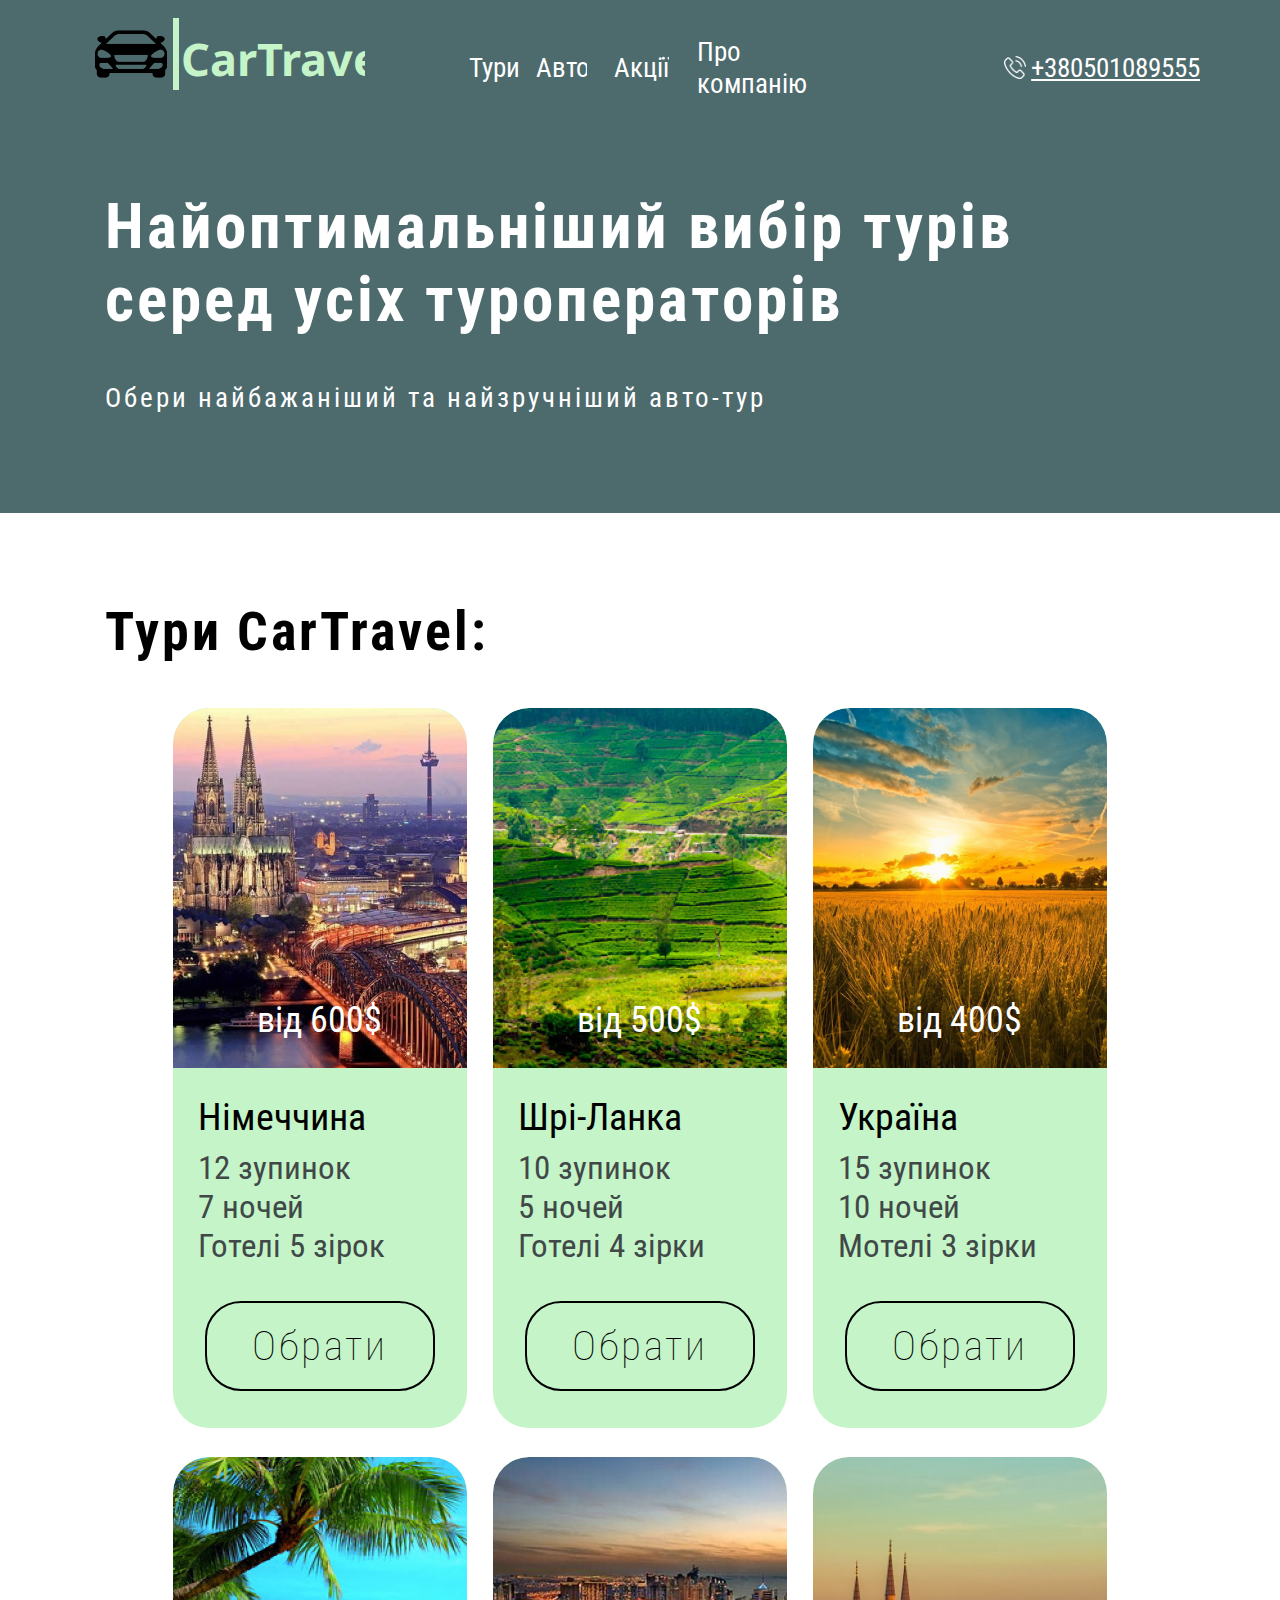
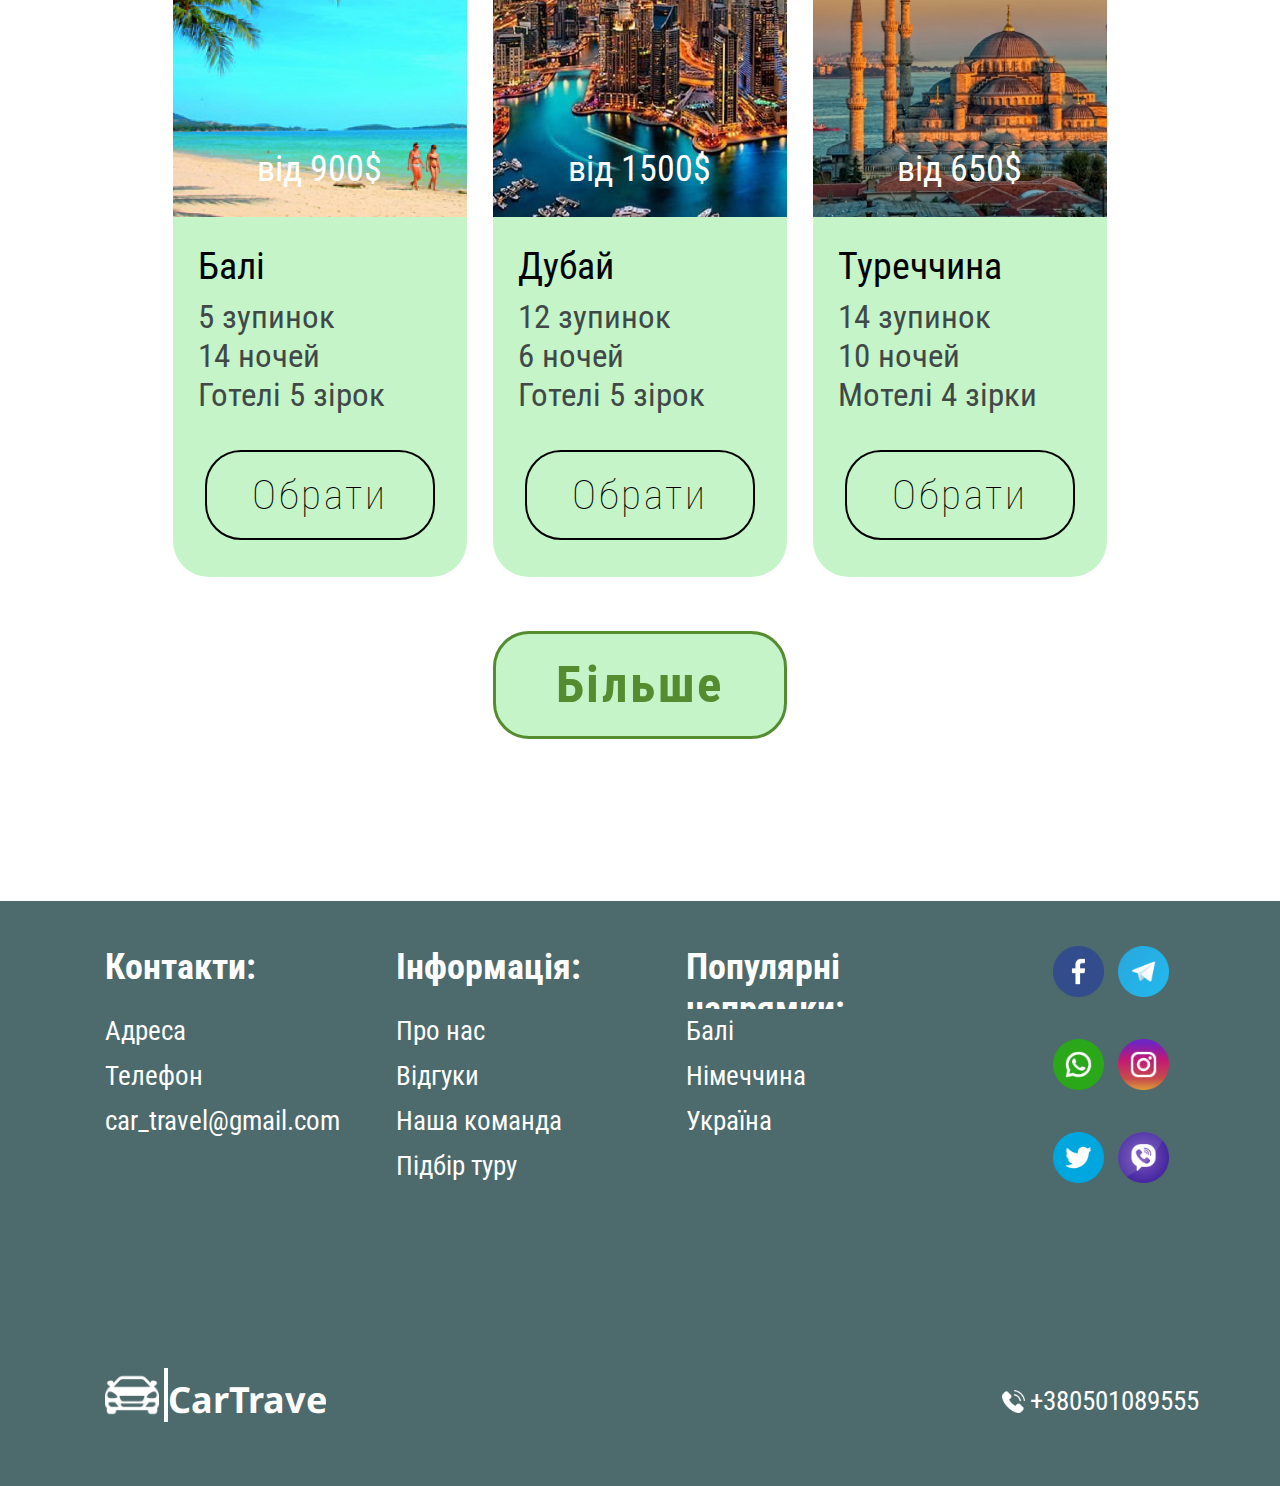
<file: tours.html>
<!DOCTYPE html>
<html>
<head>
	<title>CarTravel</title>
	<link rel="stylesheet" type="text/css" href="css/style.css">
	<link rel="preconnect" href="https://fonts.googleapis.com">
    <link rel="preconnect" href="https://fonts.gstatic.com" crossorigin>
    <link href="https://fonts.googleapis.com/css2?family=Noto+Sans+Thai+Looped:wght@700&family=Roboto+Condensed&display=swap" rel="stylesheet">
    <link rel="shortcut icon" href="images/browser_logo.png" type="image/png">
	<meta name="viewport" content="width=device-width, initial-scale=1.0">
	<meta charset="utf-8">
</head>
<body>
<header>
<div class="header_cars">
	<div class="topHeader">
		<div class="logo">
			<div class="logoimg"><a href="index.html"><img src="images/logoimg.png"></a></div>
			<div class="logoname"><div><a href="index.html">CarTravel</a></div></div>
		</div>

		<div id="helper" class="turi"><a href="tours.html">Тури</a></div>

		<div id="helper" class="avto"><a href="cars.html">Авто</a></div>

		<div id="helper" class="akcii"><a href="sales.html">Акції</a></div>

		<div id="helper" class="proCompany"><a href="company.html">Про компанію</a></div>

		<div id="helper" class="contact">
			<div class="contactimg"><img src="images/phone_icon.png"></div>
			<div class="contactname"><div><a href="tel:+380501089555">+380501089555</a></div></div>
		</div>
		<div class="burger_block">
			<input class="burger_checkbox" type="checkbox" id="burger">
    		<label for="burger"></label>
			<nav  class="burger_nav">
				<ul>
					<li class="burger_link"><a href="index.html">&#10140; Головна</a></li>
					<li class="burger_link"><a href="tours.html">&#10140; Тури</a></li>
					<li class="burger_link"><a href="cars.html">&#10140; Авто</a></li>
					<li class="burger_link"><a href="sales.html">&#10140; Акції</a></li>
					<li class="burger_link"><a href="company.html">&#10140; Про компанію</a></li>
				</ul>
			</nav>
		</div>
	</div>
	<div class="midHeader">
		<div id="t_h_320_1" class="text_header_1">Найоптимальніший вибір турів <br> серед усіх туроператорів</div>
        <div id="t_h_320_2" class="text_header_1_1">Обери найбажаніший та найзручніший авто-тур</div>
	</div>
</div>
</header>
<main>
	<div class="main">
		<div class="h_type">Тури CarTravel:</div>
		<div class="module_1">
            <div class="six_tours_tiles">
				<div id="three_cars_tiles_1" class="three_cars_tiles">
					<div class="one_car_form">
						<div id="tour_img_1" class="inside_one_tour_form">
							<p>від 600$</p>
						</div>
						<div class="inside_car_form_text">
							<p id="car_name">Німеччина</p>
							<p>12 зупинок</p>
							<p>7 ночей</p>
							<p>Готелі 5 зірок</p>
						</div>
						<button class="button_car" onclick="window.location.href='maincontact.html'"><div>Обрати</div></button>
					</div>
					<div class="one_car_form">
						<div id="tour_img_2" class="inside_one_tour_form">
							<p>від 500$</p>
						</div>
						<div class="inside_car_form_text">
							<p id="car_name">Шрі-Ланка</p>
							<p>10 зупинок</p>
							<p>5 ночей</p>
							<p>Готелі 4 зірки</p>
						</div>
						<button class="button_car" onclick="window.location.href='maincontact.html'"><div>Обрати</div></button>
					</div>
					<div class="one_car_form">
						<div id="tour_img_3" class="inside_one_tour_form">
							<p>від 400$</p>
						</div>
						<div class="inside_car_form_text">
							<p id="car_name">Україна</p>
							<p>15 зупинок</p>
							<p>10 ночей</p>
							<p>Мотелі 3 зірки</p>
						</div>
						<button class="button_car" onclick="window.location.href='maincontact.html'"><div>Обрати</div></button>
					</div>
				</div>
				<div id="three_cars_tiles_2" class="three_cars_tiles">
					<div class="one_car_form">
						<div id="tour_img_4" class="inside_one_tour_form">
							<p>від 900$</p>
						</div>
						<div class="inside_car_form_text">
							<p id="car_name">Балі</p>
							<p>5 зупинок</p>
							<p>14 ночей</p>
							<p>Готелі 5 зірок</p>
						</div>
						<button class="button_car" onclick="window.location.href='maincontact.html'"><div>Обрати</div></button>
					</div>
					<div class="one_car_form">
						<div id="tour_img_5" class="inside_one_tour_form">
							<p>від 1500$</p>
						</div>
						<div class="inside_car_form_text">
							<p id="car_name">Дубай</p>
							<p>12 зупинок</p>
							<p>6 ночей</p>
							<p>Готелі 5 зірок</p>
						</div>
						<button class="button_car" onclick="window.location.href='maincontact.html'"><div>Обрати</div></button>
					</div>
					<div class="one_car_form">
						<div id="tour_img_6" class="inside_one_tour_form">
							<p>від 650$</p>
						</div>
						<div class="inside_car_form_text">
							<p id="car_name">Туреччина</p>
							<p>14 зупинок</p>
							<p>10 ночей</p>
							<p>Мотелі 4 зірки</p>
						</div>
						<button class="button_car" onclick="window.location.href='maincontact.html'"><div>Обрати</div></button>
					</div>
				</div>
            </div>
		</div>
		<div class="module_2">
			<button class="button_more" onclick="window.location.href='maincontact.html'"><div>Більше</div></button>
		</div>
	</div>
</main>
<footer>
	<div class="footer">
		<div class="topFooter">
			<div class="footer_text_block_1">
				<p class="footer_headers">Контакти:</p>
				<p class="footer_text_line"><a class="footer_link" href="maincontact.html">Адреса</a></p>
				<p class="footer_text_line"><a class="footer_link" href="maincontact.html">Телефон</a></p>
				<p class="footer_text_line"><a class="footer_link" href="https://www.gmail.com/">car_travel@gmail.com</a></p>
			</div>
			<div class="footer_text_block_2">
				<p class="footer_headers">Інформація:</p>
				<p class="footer_text_line"><a class="footer_link" href="company.html">Про нас</a></p>
				<p class="footer_text_line"><a class="footer_link" href="company.html">Відгуки</a></p>
				<p class="footer_text_line"><a class="footer_link" href="company.html">Наша команда</a></p>
				<p class="footer_text_line"><a class="footer_link" href="tours.html">Підбір туру</a></p>
			</div>
			<div class="footer_text_block_3">
				<p class="footer_headers">Популярні напрямки:</p>
				<p class="footer_text_line"><a class="footer_link" href="tours.html">Балі</a></p>
				<p class="footer_text_line"><a class="footer_link" href="tours.html">Німеччина</a></p>
				<p class="footer_text_line"><a class="footer_link" href="tours.html">Україна</a></p>
			</div>
			<div class="footer_icons_block">
				<div class="two_icons">
					<div class="icon_blocks"><a href="https://www.facebook.com/"><img src="images/facebook.png"></a></div>
					<div class="icon_blocks"><a href="https://web.telegram.org/k/"><img src="images/telegram.png"></a></div>
				</div>
				<div class="two_icons">
					<div class="icon_blocks"><a href="https://www.whatsapp.com/"><img src="images/whatsapp.png"></a></div>
					<div class="icon_blocks"><a href="https://www.instagram.com/"><img src="images/instagram.png"></a></div>
				</div>
				<div class="two_icons">
					<div class="icon_blocks"><a href="https://www.twitter.com/"><img src="images/twitter.png"></a></div>
					<div class="icon_blocks"><a href="https://www.viber.com/"><img src="images/viber.png"></a></div>
				</div>
			</div>			
		</div>
		<div class="botFooter">
			<div class="logo2">
				<div class="logoimg2"><a href="index.html"><img src="images/logoimg2.png"></a></div>
				<div class="logoname2"><div><a href="index.html">CarTravel</a></div></div>
			</div>
			<div id="helper" class="contact2">
				<div class="contactimg2"><img src="images/phone_icon_footer.png"></div>
				<div class="contactname2"><div><a href="tel:+380501089555">+380501089555</a></div></div>
			</div>
		</div>
	</div>
</footer>
</body>
</html>
</file>
<file: css/style.css>
*{
	margin: 0;
	padding: 0;
	overflow-x: hidden;
	scroll-behavior: smooth;
}

/* LANDING STYLE */

.header{
	width: 100vw;
	height: 100vh;
	background-image: url(../images/bgheader.png);
	background-size: cover;
	background-repeat: no-repeat;
}

.topHeader{
	display: flex;
	flex-direction: row;
	justify-content: center;
	align-items: center;
	width: 100vw;
	height: 15vh;
	background-color: transparent;
}
.logo{
	display: flex;
	flex-direction: row;
	height: 15vh;
	width: 20vw;
	background-color: transparent;
	padding-left: 6.4%;
}
.turi{
	display: flex;
	height: 15vh;
	width: 13vw;
	background-color: transparent;
	font-family: 'Roboto Condensed', sans-serif; 
	justify-content: flex-end;
	align-items: center;
    padding-right: 0.4vw;
	margin-right: 0.2vw;
    padding-left: 0.6vw;
}
.turi a{
	text-decoration: none;
	color: white;
	font-size: 3vh;
}
.avto{
	display: flex;
	height: 15vh;
	width: 4.5vw;
	background-color: transparent;
	font-family: 'Roboto Condensed', sans-serif;
	justify-content: flex-end;
	align-items: center;
    padding-right: 0.4vw;
	margin-right: 0.2vw;
    padding-left: 0.6vw;
}
.avto a{
	text-decoration: none;
	color: white;
	font-size: 3vh;
}
.akcii{
	display: flex;
	height: 15vh;
	width: 7vw;
	background-color: transparent;
	font-family: 'Roboto Condensed', sans-serif;
	justify-content: center;
	align-items: center;
    padding-right: 0.4vw;
	margin-right: 0.2vw;
    padding-left: 0.6vw;
}
.akcii a{
	text-decoration: none;
	color: white;
	font-size: 3vh;
}
.proCompany{
	display: flex;
	height: 15vh;
	width: 13vw;
	background-color: transparent;
	font-family: 'Roboto Condensed', sans-serif;
	justify-content: flex-start;
	align-items: center;
    padding-right: 0.8vw;
	margin-right: 0.2vw;
    padding-left: 0.6vw;
}
.proCompany a{
	color: white;
	text-decoration: none;
	font-size: 3vh;
}
.contact{
	display: flex;
	flex-direction: row;
	height: 15vh;
	width: 24vw;
	background-color: transparent; 
	font-family: 'Roboto Condensed', sans-serif;
	justify-content: center;
	align-items: center;
	padding-left: 8.3%;
	padding-right: 1%;
}
.contactname a{
	color: white;
	text-decoration: underline;
	font-size: 3vh;
}
.contactimg{
	height: 15vh;
	width: 25%;
	display: flex;
	justify-content: flex-end;
	align-items: center;
}
.contactimg img{
	width: 2.5vh;
	height: 2.5vh;
	padding-right: 0.3vw;
	margin-right: 0.1vw;
}
.contactname{
	height: 15vh;
	width: 75%;
	display: flex;
	justify-content: flex-start;
	align-items: center;
}
.logoimg{
	height: 12.5vh;
	width: 35%;
	display: flex;
	justify-content: flex-end;
	align-items: center;
}
.logoimg img{
	width: 8vh;
	height: 8vh;
	border-right: 0.7vh solid #C4F4C7;
	padding-right: 0.4vw;
	margin-right: 0.2vw;
}
.logoname{
	height: 12.5vh;
	width: 65%;
	display: flex;
	justify-content: flex-start;
	align-items: center;
	font-family: 'Noto Sans Thai Looped', sans-serif;
	color: #C4F4C7;
	font-size: 5vh;
}
.logoname a{
	text-decoration: none;
	font-family: 'Noto Sans Thai Looped', sans-serif;
	color: #C4F4C7;
	font-size: 5vh;
    font-weight: bold;
}
.logoname a:hover{
	cursor: pointer;
}
#helper:hover{
	text-decoration: underline;
	cursor: pointer;
}

.midHeader{
	display: flex;
	flex-direction: column;
	justify-content: flex-start;
	align-items: left;
	width: 100vw;
	height: 30vh;
	background-color: transparent;
    padding-top: 4%;
}

.text_header_1{
	display: flex;
	height: 20vh;
	width: 100vw;
	background-color: transparent;
	font-family: 'Roboto Condensed', sans-serif; 
	justify-content: flex-start;
	align-items: center;
    padding-left: 8.2%;
	text-decoration: none;
	color: white;
	font-size: 7vh;
    font-weight: bold;
    letter-spacing: 3px;
}

.text_header_1_1{
	display: flex;
	height: 15vh;
	width: 100vw;
	background-color: transparent;
	font-family: 'Roboto Condensed', sans-serif; 
	justify-content: flex-start;
	align-items: center;
    padding-left: 8.2%;
	text-decoration: none;
	color: white;
	font-size: 3vh;
    letter-spacing: 3px;
}

.botHeader{
	display: flex;
	justify-content: flex-start;
	align-items: left;
	width: 100vw;
	height: 30vh;
	background-color: transparent;
    padding-top: 4%;
    padding-left: 8.2%;
}

.button1{ 
    width: 27vw; 
    height: 15vh; 
    background-color: transparent; 
    display: flex; 
    justify-content: center; 
    align-items: center; 
    font-size: 5vh;
    font-weight: bold; 
    letter-spacing: 2px;
    color: white; 
    border-radius: 5vh; 
    border: 0.5vh solid white; 
   } 
    
   .button1:hover{ 
    color: #548C2F; 
    background-color: #E1FFE3; 
    transition: 0.3s all; 
    cursor: pointer;
    border: 0.6vh solid #548C2F;  
   } 
    
   .button1:not(:hover){ 
      color: white; 
      background-color: #548C2F; 
      transition: 0.3s all; 
   } 
    
   .button1:active{ 
    background-color: rgba(0, 0, 0, 0.311); 
   }
   
.h_type{
	display: flex;
	height: 15vh;
	width: 100vw;
	background-color: transparent;
	font-family: 'Roboto Condensed', sans-serif; 
	justify-content: flex-start;
	align-items: center;
    padding-left: 8.2%;
	text-decoration: none;
	color: black;
	font-size: 6vh;
    font-weight: bold;
    letter-spacing: 3px;
	padding-top: 4%;
}

#h_type_2{
	padding-top: 1.5%;
}

.landing_text{
	display: flex;
	height: 60vh;
	width: 40vw;
	background-color: transparent;
	font-family: 'Roboto Condensed', sans-serif; 
	justify-content: flex-start;
	align-items: center;
    margin-left: 8.2%;
	flex-direction: column;	
}

.landing_text p{
	text-decoration: none;
	color: black;
	font-size: 3vh;
	line-height: 1.4;
	padding-bottom: 3%;
}

.module_1{
	display: flex;
    justify-content: flex-start;
}

.img_time_to_travel{
	height: 55vh;
	width: 50vw;
	display: flex;
	justify-content: flex-start;
	background-color: transparent;
	padding-left: 4%;
}

.img_time_to_travel img{
	width: auto;
    max-width: 419px;
    height: auto;
	max-height: 505px;
	padding-top: 1%;
}

.three_cars_tiles_landing{
	width: 75%;
	height: auto;
	display: flex;
	justify-content: space-between;
	flex-direction: row;
	background-color: transparent;
	margin-left: 12.5%;
}

.three_cars_tiles_landing a{
	text-decoration: none;
}

.inside_one_car_form_landing{
	width: 100%;
	height: auto;
	background-color: #548C2F;
	display: flex;
	justify-content: center;
	flex-direction: column;
}

.inside_one_car_form_landing img{
	width: 100%;
	height: auto;
	margin-top: 5vh;
	max-width: 23vw;
}

#mustang{
	margin-bottom: 2vh;
	margin-top: 3vh;
}

.inside_one_car_form_landing p{
	text-decoration: none;
	font-family: 'Roboto Condensed', sans-serif;
	font-size: 4vh;
	color: white;
	display: flex;
	justify-content: center;
	padding-bottom: 4vh;
}

.four_tours_palette{
	display: flex;
	flex-direction: row;
	justify-content: space-between;
	
	width: 83.6%;
	height: 40vh;
	background-color: transparent;
	padding-left: 8.2%;
}

.four_tours_form{
	width: 19vw;
    height: 40vh;
	background-color: transparent;
}

.four_tours_form img{
	width: 100%;
    max-width: 380px;
    height: auto;
	max-height: 38vh;
}

.four_pros_palette{
	display: flex;
	flex-direction: row;
	justify-content: center;
	width: 100%;
	height: 44vh;
	background-color: transparent;
	margin-top: 1vh;
	margin-bottom: 10vh;
}

.two_pros_block{
	display: flex;
	flex-direction: row;
	justify-content: space-between;
	width: 35%;
	height: 44vh;
	background-color: transparent;
}

#two_pros_block_1{
	margin-left: 7%;
}

.two_pros_block p{
	text-decoration: none;
	font-family: 'Roboto Condensed', sans-serif;
	font-size: 4vh;
	color: black;
	display: flex;
	justify-content: center;
	padding-bottom: 4vh;
	font-weight: bold;
	padding-right: 10vh;
	text-align: center;
}

.four_pros_form{
	width: auto;
    height: auto;
	background-color: transparent;
}

.four_pros_form img{
	width: 70%;
    max-width: 260px;
    height: auto;
	max-height: 322px;
}

.footer{
	width: 100vw;
	height: 65vh;
	background-color: #4D6A6D;
	background-size: cover;
	background-repeat: no-repeat;
	padding-top: 10vh;
}

.topFooter{
	display: flex;
	flex-direction: row;
	justify-content: space-between;
	width: 100vw;
	height: 40vh;
	background-color: transparent;
	padding-left: 8.2%;
}

.footer_headers{
	display: flex;
	height: 7vh;
	width: 19vw;
	background-color: transparent;
	font-family: 'Roboto Condensed', sans-serif; 
	justify-content: flex-start;
	text-decoration: none;
	color: white;
    font-weight: bold;
	font-size: 4vh;
}

.footer_text_line{
	display: flex;
	height: 5vh;
	width: 15vw;
	background-color: transparent;
	font-family: 'Roboto Condensed', sans-serif; 
	justify-content: flex-start;
	align-items: center;
	text-decoration: none;
	color: white;
	font-size: 3vh;
}

.footer_text_line:hover{
	text-decoration: underline;
	cursor: pointer;
}

.footer_link{
text-decoration: none;
color: white;
}

.footer_icons_block{
	display: flex;
	flex-direction: column;
	justify-content: flex-start;
	width: 30%;
	height: 40vh;
	background-color: transparent;
	padding-right: 8.2%;
}

.two_icons{
	display: flex;
	flex-direction: row;
	justify-content: flex-end;
	width: 21vw;
	height: 10vh;
	background-color: transparent;
	padding-bottom: 5%;
}

.icon_blocks{
	padding-left: 7%;
}

.icon_blocks img{
	width: 4vw;
    max-width: 4vw;
    height: auto;
	max-height: auto;
}

.botFooter{
	display: flex;
	flex-direction: row;
	justify-content: space-between;
	width: 100vw;
	height: 15vh;
    padding-top: 4%;
	background-color: transparent;
}

.logo2{
	display: flex;
	height: 15vh;
	width: 75vw;
	background-color: transparent; 
	justify-content: flex-start;
	padding-left: 8.2%;
}

.contact2{
	display: flex;
	height: 15vh;
	width: 50vw;
	background-color: transparent; 
	padding-left: 10%;
	font-family: 'Roboto Condensed', sans-serif;
}
.contactname2 a{
	color: white;
	text-decoration: none;
	font-size: 3vh;
}
.contactimg2{
	height: 15vh;
	width: 25%;
	display: flex;
	justify-content: flex-end;
	align-items: center;
	padding-left: 19%;
}
.contactimg2 img{
	width: 2.5vh;
	height: 2.5vh;
	padding-right: 0.3vw;
	margin-right: 0.1vw;
}
.contactname2{
	height: 15vh;
	width: 10vw;
	display: flex;
	justify-content: flex-start;
	align-items: center;
	background-color: transparent;
}
.logoimg2{
	height: 12.5vh;
	width: 10%;
	display: flex;
	justify-content: flex-end;
	align-items: center;
}
.logoimg2 img{
	width: 8vh;
	height: 8vh;
	border-right: 0.7vh solid white;
	padding-right: 0.4vw;
	margin-right: 0.2vw;
}
.logoname2{
	height: 12.5vh;
	width: 25%;
	display: flex;
	justify-content: flex-start;
	align-items: center;
	background-color: transparent;
}
.logoname2 a{
	text-decoration: none;
	font-family: 'Noto Sans Thai Looped', sans-serif;
	color: white;
	font-size: 5vh;
    font-weight: bold;
}
.logoname2 a:hover{
	cursor: pointer;
}


/* page: СARS Style*/

.header_cars{
	width: 100vw;
	height: 57vh;
	background-color: #4D6A6D;
	background-size: cover;
	background-repeat: no-repeat;
}

.nine_cars_tiles{
	margin-top: 1vh;
	margin-left: 13.5vw;
	display: flex;
	width: 73vw;
	height: 246.4vh;
	justify-content: flex-start;
	flex-direction: column;
	background-color: transparent;
}

.three_cars_tiles{
	width: 73vw;
	height: 80vh;
	display: flex;
	justify-content: space-between;
	flex-direction: row;
	background-color: transparent;
}

#three_cars_tiles_1{
	margin-bottom: 3.2vh;
}

#three_cars_tiles_3{
	margin-top: 3.2vh;
}

.one_car_form{
	width: 23vw;
	height: 80vh;
	background-color: #C4F4C7;
	border-radius: 4vh 4vh 4vh 4vh;
}

.inside_one_car_form{
	width: 23vw;
	height: 40vh;
	background-color: #548C2F;
	border-radius: 4vh 4vh 0 0;
	display: flex;
	justify-content: center;
	flex-direction: column;
}

.inside_one_car_form img{
	width: 23vw;
	height: 35vh;
	margin-top: 5vh;
	max-width: 23vw;
}

.inside_one_car_form p{
	text-decoration: none;
	font-family: 'Roboto Condensed', sans-serif;
	font-size: 4vh;
	color: white;
	display: flex;
	justify-content: center;
	padding-bottom: 4vh;
}

.inside_car_form_text{
	color: #414848;
	text-decoration: none;
	font-family: 'Roboto Condensed', sans-serif;
	font-size: 3.66vh;
	display: flex;
	justify-content: center;
	flex-direction: column;
	padding-left: 2vw;
}

#car_name{
	color: black;
	font-size: 4.23vh;
	padding-top: 3vh;
	padding-bottom: 1vh;
}

.button_car{ 
    width: 18vw; 
    height: 10vh; 
    background-color: transparent; 
    display: flex; 
    justify-content: center; 
    align-items: center; 
    font-size: 5.71vh;
    letter-spacing: 2.5px;
    color: white; 
	font-family: 'Roboto Condensed', sans-serif;
    border-radius: 4vh; 
    border: 0.3vh solid black;
	margin-top: 4vh;
	margin-left: 2.5vw; 
	font-weight: 100;
   } 
    
   .button_car:hover{ 
    color: black; 
    background-color: #E1FFE3; 
    transition: 0.3s all; 
    cursor: pointer;
    border: 0.5vh solid black;  
   } 
    
   .button_car:not(:hover){ 
      color: black; 
      background-color: transparent; 
      transition: 0.3s all;
	  font-weight: 100; 
   } 
    
   .button_car:active{ 
    background-color: rgba(0, 0, 0, 0.311); 
   }

.button_more{ 
    width: 23vw; 
    height: 12vh; 
    background-color: transparent; 
    display: flex; 
    justify-content: center; 
    align-items: center; 
    font-size: 5.71vh;
    letter-spacing: 2.5px;
    color: white; 
	font-family: 'Roboto Condensed', sans-serif;
    border-radius: 4vh; 
    border: 0.4vh solid #548C2F;
	margin-top: 6vh; 
	font-weight: bold;
	margin-left: 38.5vw;
	margin-bottom: 18vh;
   } 
    
   .button_more:hover{ 
    color: #548C2F; 
    background-color: #E1FFE3; 
    transition: 0.3s all; 
    cursor: pointer;
    border: 0.6vh solid #548C2F;  
   } 
    
   .button_more:not(:hover){ 
      color: #548C2F; 
      background-color: #C4F4C7; 
      transition: 0.3s all;
	  font-weight: bold; 
   } 
    
   .button_more:active{ 
    background-color: rgba(0, 0, 0, 0.311); 
   }


/* page: TOURS Style*/

.six_tours_tiles{
	margin-top: 1vh;
	margin-left: 13.5vw;
	display: flex;
	width: 73vw;
	height: 163.2vh;
	justify-content: flex-start;
	flex-direction: column;
	background-color: transparent;
}

.inside_one_tour_form{
	width: 23vw;
	height: 40vh;
	background-size: cover;
	background-repeat: no-repeat;
	border-radius: 4vh 4vh 0 0;
	display: flex;
	justify-content: center;
	flex-direction: column;
}

#tour_img_1{
	background-image: url(../images/germany.png);
}
#tour_img_2{
	background-image: url(../images/srilanka.png);
}
#tour_img_3{
	background-image: url(../images/ukraine.png);
}
#tour_img_4{
	background-image: url(../images/bali.png);
}
#tour_img_5{
	background-image: url(../images/dubai.png);
}
#tour_img_6{
	background-image: url(../images/turkey.png);
}

.inside_one_tour_form p{
	text-decoration: none;
	font-family: 'Roboto Condensed', sans-serif;
	font-size: 4vh;
	color: white;
	display: flex;
	justify-content: center;
	padding-top: 29.3vh;
}


/* page: COMPANY Style*/

.text_header_2{
	display: flex;
	height: 20vh;
	width: 100vw;
	background-color: transparent;
	font-family: 'Roboto Condensed', sans-serif; 
	justify-content: flex-start;
	align-items: center;
    padding-left: 8.2%;
	text-decoration: none;
	color: white;
	font-size: 7vh;
    font-weight: bold;
    letter-spacing: 3px;
	margin-bottom: 3vh;
}

.text_header_2_2{
	display: flex;
	height: 15vh;
	width: 100vw;
	background-color: transparent;
	font-family: 'Roboto Condensed', sans-serif; 
	justify-content: flex-start;
	align-items: center;
    padding-left: 8.2%;
	text-decoration: none;
	color: white;
	font-size: 3vh;
    letter-spacing: 3px;
	margin-bottom: 12vh;
}

.header_info{
	width: 100vw;
	height: 57vh;
	background-image: url(../images/bgheader2.png);
	background-size: cover;
	background-repeat: no-repeat;
}

#but2{
	margin-top: 3vh; 
	margin-left: 36.5vw;
	margin-bottom: 18vh;
}

.text_block_company{
	display: flex;
	height: 85vh;
	width: 83.6%;
	background-color: transparent;
	justify-content: space-between;
	align-items: center;
    margin-left: 8.2%;
	flex-direction: row;	
}

.text_about_company{
	display: flex;
	height: 85vh;
	width: 48%;
	background-color: transparent;
	font-family: 'Roboto Condensed', sans-serif; 
	justify-content: flex-start;
	align-items: center;
	flex-direction: column;	
}

.text_about_company p{
	text-decoration: none;
	color: black;
	font-size: 3vh;
	line-height: 1.4;
	margin-bottom: 3%;
}

.img_block_company{
	display: flex;
	height: 83vh;
	width: 47%;
	background-color: transparent;
	justify-content: space-between;
	align-items: center;
	flex-direction: column;	
}

.img_block_company img{
	height: auto;
	width: 37vw;
	max-width: 41vw;
}

#pic_2{
	margin-bottom: 4.8vh;
}

/* page: SALES Style*/

.header_sales{
	width: 100vw;
	height: 57vh;
	background-image: url(../images/bgheader3.png);
	background-size: cover;
	background-repeat: no-repeat;
}

.text_block_sales{
	display: flex;
	height: 127vh;
	width: 83.6%;
	background-color: transparent;
	justify-content: space-between;
	align-items: center;
    margin-left: 8.2%;
	flex-direction: row;	
}

.text_about_sales{
	display: flex;
	height: 127vh;
	width: 48%;
	background-color: transparent;
	font-family: 'Roboto Condensed', sans-serif; 
	justify-content: flex-start;
	align-items: center;
	flex-direction: column;	
}

.text_about_sales p{
	text-decoration: none;
	color: black;
	font-size: 3vh;
	line-height: 1.4;
}

#p_s_1{
	margin-top: 1vh;
	height: 40vh;
	background-color: transparent;
}
#p_s_2{
	margin-top: 3.5vh;
	background-color: transparent;
	height: 39vh;
}
#p_s_3{
	margin-top: 4vh;
	background-color: transparent;
	height: 39vh;
}

.img_block_sales{
	display: flex;
	height: 127vh;
	width: 49%;
	background-color: transparent;
	justify-content: space-between;
	align-items: center;
	flex-direction: column;	
}

.img_block_sales img{
	height: auto;
	width: 41vw;
	max-width: 41vw;
}

#but3{
	margin-top: 6vh; 
	margin-left: 36.5vw;
	margin-bottom: 18vh;
}

/* page: MAINCONTACT Style*/

.main_contact{
	width: 100vw;
	height: 100vh;
	background-image: url(../images/bgheader.png);
	background-size: cover;
	background-repeat: no-repeat;
	display: flex;
	justify-content: center;
	align-items: center;
}

.main_block{
	width: 70vw;
	height: 80vh;
	background-color: white;
	font-family: 'Roboto Condensed', sans-serif;
    border-radius: 4vh; 
	border: 0.6vh solid #4D6A6D;
}

.main_block p{
	font-size: 5vh;
	display: flex;
	justify-content: center;
}

.module{
	display: flex;
	justify-content: center;
	flex-direction: column;
}

#p_m_1{
	font-size: 7vh;
	margin-top: 2vh;
	margin-bottom: 2vh;
}

#p_m_2{
	margin-bottom: 2vh;
}

#p_m_3{
	margin-top: 2vh;
	margin-bottom: 1vh;
}

#p_m_4{
	color: #414848;
	font-size: 4vh;
	margin-top: 2vh;
}

#phone_number a{
	font-size: 8vh;
	color: #548C2F;
	text-decoration: none;
}

#phone_number:hover{
	text-decoration: underline;
	cursor: pointer;
}

.call_maker{
	display: flex;
	justify-content: center;
	align-items: center;
	width: 70vw;
}

.call_input{   
    width: 36vw; 
    border: 0;
    font-size: 7vh;
	letter-spacing: 3px;
	background-color: transparent;
	margin-left: 8vw;
	font-family: 'Roboto Condensed', sans-serif;
}

.call_input::placeholder{
    color:black;
}

.call_input:focus{
    outline: 0;
}

.call_button{ 
    width: 29vw; 
    height: 9vh; 
    background-color: transparent; 
    display: flex; 
    justify-content: center; 
    align-items: center; 
    font-size: 5vh;
    letter-spacing: 2.5px;
    color: white; 
	font-family: 'Roboto Condensed', sans-serif;
    border-radius: 4vh; 
    border: 0.4vh solid #548C2F;
	font-weight: bold;
	margin-top: 1vh; 
	margin-left: 7.5vw;
	margin-bottom: 1vh;
   } 
    
   .call_button:hover{ 
    color: #548C2F; 
    background-color: #E1FFE3; 
    transition: 0.3s all; 
    cursor: pointer;
    border: 0.6vh solid #548C2F;  
   } 
    
   .call_button:not(:hover){ 
      color: #548C2F; 
      background-color: #C4F4C7; 
      transition: 0.3s all;
	  font-weight: bold; 
   } 
    
   .call_button:active{ 
    background-color: rgba(0, 0, 0, 0.311); 
   }

#but4{
	margin-top: 3vh; 
	margin-left: 21.5vw;
	height: 11vh;
}

/*burger style*/

#burger, [for=burger]{
    display: none;
}
.burger_checkbox{
	display: none;
}
.burger_nav{
	display: none;
}


/* Adaptation (best fits with 643px height) */

@media (max-width: 1366px){
	/*index*/
	.logo{
		width: 25vw;
	}
	.landing_text{
		height: 65vh;
		width: 50vw;
	}
	.img_time_to_travel{
		height: 65vh;
	}
	.four_pros_palette{
		height: 45vh;
	}
	.two_pros_block{
		height: 45vh;
	}
	/*sales*/
	.text_block_sales{
		height: 140vh;	
	}
	.text_about_sales{
		height: 140vh;
	}
	.text_about_sales p{
		line-height: 1.2;
	}
	.img_block_sales{
		background-color: transparent;
		height: 140vh;
		justify-content: flex-start;
	}
	.sale_img{
		margin-bottom: 5%;
	}
	#p_s_1{
		margin-top: 0vh;
		height: auto;
		background-color: transparent;
	}
	#p_s_2{
		margin-top: 10%;
		background-color: transparent;
		height: auto;
	}
	#p_s_3{
		margin-top: 10%;
		background-color: transparent;
		height: auto;
	}
	.footer_headers{
		width: 25vw;
	}
	.footer_icons_block{
		background-color: transparent;
		width: 24vw;
	}
	.two_icons{
		background-color: transparent;
		width: 15vw;
	}
}

@media (max-width: 1300px){
	/*index*/
	.contact{
		padding-right: 3.5%;
	}
	.landing_text{
		height: auto;
	}
	.footer_text_line{
		width: auto;
	}
	.two_icons{
		padding-bottom: 1%;
	}
	.two_pros_block p{
		font-size: 3.2vh;
		padding-right: 9vh;
	}
	.four_tours_palette{
		height: auto;
	}
	.four_tours_form{
		height: auto;
	}
	.four_pros_palette{
		margin-bottom: 1vh;
	}
	.botFooter{
		margin-top: 3vh;
	}
	.logoname2 a{
		font-size: 4vh;
	}
	.logoimg2 img{
		width: 6vh;
		height: 6vh;
	}
	.contact2{
		width: 60vw;
		height: 10vh;
		padding-top: 1vh;
		margin-right: 3vw;
	}
	.contactname2{
		width: 15vw;
		margin-bottom: 2vh;
	}
	.footer{
		height: 60vh;
		padding-top: 5vh;
	}
	.botFooter{
		background-color: transparent;
		padding-top: 2%;
		height: 11vh;
	}
	.topFooter{
		background-color: transparent;
		height: 40vh;
	}
	.logo2{
		height: 10vh;
		width: 100%;
	}
	.contactimg2{
		height: 7.5vh;
	}
	.contactname2{
		height: 7.5vh;
	}
	.logoimg2{
		height: 8.5vh;
	}
	.logoname2{
		height: 8.5vh;
	}
	.footer_headers{
		width: 23vw;
	}
	/*company*/
	.text_about_company{
		background-color: transparent;
		height: auto;
	}
	.text_block_company{
		height: auto;
		background-color: transparent;
	}
	.img_block_company{
		justify-content: flex-start;
		align-items: flex-start;
		background-color: transparent;
		align-self: start;
	}
	#pic_2{
		margin-top: 10%;
	}
	#but2{
		margin-top: 3vh; 
		margin-left: 35%;
		margin-bottom: 18vh;
		width: 30%;
	}
	/*cars*/
	.inside_one_car_form img{
		width: 100%;
		height: auto;
		max-width: 100%;
	}
	.button_car{
		font-size: 4.5vh;
	}
	.nine_cars_tiles{
		height: auto;
		background-color: transparent;
	}
	/*maincontact*/
	.main_block{
		width: 90vw;
		height: auto;
	}
	.call_maker{
		width: 90vw;
		background-color: transparent;
	}
	.call_input{   
		width: 85%;
		margin-left: 10%;
		background-color: transparent;
	} 
	.call_button{ 
		width: 80%;
		margin-left: 12%;
	}
	#but4{
		width: 30%;
		margin-left: 35%;
	}
}

@media (max-width: 992px){
	/*index*/
	.header{
		height: 85vh;
	}
	.logo{
		width: 29vw;
		margin-top: 1vh;
	}
	.logoimg img{
		width: 6vh;
		height: 6vh;
	}
	.logoname{
		font-size: 4vh;
	}
	.logoname a{
		font-size: 4vh;
	}
	.akcii a{
		font-size: 2.7vh;
	}
	.avto a{
		font-size: 2.7vh;
	}
	.avto{
		width: 6vw;
	}
	.turi a{
		font-size: 2.7vh;
	}
	.proCompany a{
		font-size: 2.7vh;
	}
	.proCompany{
		width: 18vw;
	}
	.contactname a{
		font-size: 2.7vh;
	}
	.contactimg img{
		width: 2.2vh;
		height: 2.2vh;
	}
	.contact{
		padding-right: 8%;
		padding-left: 3%;
	}
	.topHeader{
		height: 16vh;
	}
	.text_header_1{
		font-size: 5vh;
	}
	.text_header_1_1{
		font-size: 2.7vh;
		letter-spacing: 2px;
		height: 5vh;
	}
	.midHeader{
		padding-top: 1vh;
	}
	.botHeader{
		padding-top: 2vh;
	}
	.button1{
		width: 35vw; 
    	height: 12vh;
		font-size: 4vh;
		letter-spacing: 1.5px; 
		border: 0.4vh solid white; 
	}
	.h_type{
		font-size: 5vh;
		padding-top: 2%;
		letter-spacing: 2px;
	}
	.landing_text p{
		font-size: 2.7vh;
	}
	.img_time_to_travel{
		height: 55vh;
		width: 50vw;
		padding-left: 4%;
	}
	.two_pros_block p{
		font-size: 3vh;
		padding-right: 7vh;
	}
	.four_pros_palette{
		height: 35vh;
		margin-bottom: 1vh;
	}
	.two_pros_block{
		height: 35vh;
	}
	#h_type_2{
		padding-top: 0%;
	}
	.botFooter{
		margin-top: 3vh;
	}
	.logoname2 a{
		font-size: 4vh;
	}
	.logoimg2 img{
		width: 6vh;
		height: 6vh;
	}
	.logoname2{
		width: 25vw;
	}
	.contact2{
		width: 33vw;
		height: 10vh;
		padding-top: 1vh;
		background-color: transparent;
		padding-left: 0vw;
		margin-right: 0vw;
		justify-content: flex-start;
	}
	.contactimg2{
		padding-left: 2%;
	}
	.contactname2{
		width: 16vw;
		margin-bottom: 2vh;
	}
	.footer{
		height: 48vh;
		padding-top: 5vh;
	}
	.botFooter{
		background-color: transparent;
		padding-top: 2%;
		height: 11vh;	
	}
	.topFooter{
		background-color: transparent;
		height: 30vh;
	}
	.logo2{
		height: 10vh;
		width: 60vw;
		background-color: transparent;
	}
	.footer_icons_block{
		width: 20vw;
		height: 30vh;
		margin-right: 8.2%;
		background-color: transparent;
	}
	.two_icons{
		width: 16vw;
		height: 7vh;
		padding-bottom: 5%;
	}
	.icon_blocks img{
		width: 5vw;
		max-width: 5vw;
	}
	.footer_headers{
		height: 4vh;
		width: 15vw;
		font-size: 3vh;
	}
	.footer_text_line{
		height: 4vh;
		width: 28vw;
		font-size: 2.7vh;
	}
	.inside_one_car_form_landing p{
		font-size: 3vh;
		padding-bottom: 3vh;
	}
	/*sales*/
	.text_header_2{
		font-size: 5vh;
		height: 7vh;
		margin-top: 3vh;
	}
	.text_header_2_2{
		font-size: 2.7vh;
		letter-spacing: 2px;
		height: 5vh;
	}
	.footer_icons_block{
		background-color: transparent;
		width: 22vw;
	}
	.two_icons{
		background-color: transparent;
		width: 15vw;
		height: auto;
		margin-left: 3%;
	}
	.footer_headers{
		width: 25vw;
	}
	.text_block_sales{
		height: 170vh;	
	}
	.text_about_sales{
		height: 170vh;
	}
	.text_about_sales p{
		line-height: 1.2;
	}
	#p_s_1{
		margin-top: 0vh;
		height: auto;
		background-color: transparent;
	}
	#p_s_2{
		margin-top: 5%;
		background-color: transparent;
		height: auto;
	}
	#p_s_3{
		margin-top: 5%;
		background-color: transparent;
		height: auto;
	}
	.img_block_sales{
		background-color: transparent;
		height: 170vh;
		justify-content: flex-start;
	}
	.sale_img{
		margin-bottom: 10%;
	}
	#but3{
		margin-top: 4vh; 
		margin-left: 32.5vw;
		margin-bottom: 18vh;
	}
	/*company*/
	#but2{
		margin-top: 4vh; 
		margin-left: 32.5%;
		margin-bottom: 18vh;
		width: 35%;
	}
	.text_block_company{
		background-color: transparent;
		flex-direction: column;
	}
	.text_about_company{
		background-color: transparent;
		width: auto;
		margin-bottom: 5%;
	}
	.img_block_company{
		background-color: transparent;
		width: auto;
		height: auto;
	}
	.img_block_company img{
		width: 90vw;
		height: auto;
		max-width: 90vw;
	}
	#pic_2{
		margin-top: 2%;
		margin-bottom: 10%;
	}
	/*cars*/
	.inside_one_car_form img{
		width: 100%;
		height: auto;
		max-width: 100%;
	}
	.button_car{
		font-size: 4vh;
		height: 8vh;
		letter-spacing: 0.5px;
	}
	.nine_cars_tiles{
		height: auto;
		background-color: transparent;
	}
	.inside_car_form_text{
		font-size: 3vh;
		line-height: 4vh;
	}
	#car_name{
		font-size: 3.5vh;
	}
	.one_car_form{
		height: 70vh;
	}
	.inside_one_car_form{
		height: 35vh;
	}
	.inside_one_car_form p{
		margin-top: 5%;
		font-size: 3vh;
	}
	.three_cars_tiles{
		background-color: transparent;
		height: 70vh;
	}
	.button_more{
		height: 10vh;
		width: 30%;
		margin-left: 35%;
		margin-bottom: 12vh;
		margin-top: 4vh;
	}
	/*tours*/
	.inside_one_tour_form img{
		width: 100%;
		height: auto;
		max-width: 100%;
	}
	.six_tours_tiles{
		height: auto;
		background-color: transparent;
	}
	.inside_one_tour_form p{
		margin-top: 0%;
		font-size: 3vh;
		margin-bottom: 2%;
	}
	.inside_one_tour_form{
		height: 35vh;
	}
	/*maincontact*/
	.main_block{
		width: 90vw;
		height: auto;
	}
	.main_block p{
		font-size: 4vh;
	}
	#p_m_1{
		font-size: 6vh;
	}
	#p_m_4{
		font-size: 3vh;
	}
	#phone_number a{
		font-size: 7vh;
	}
	.call_input{   
		width: 85%;
		font-size: 6vh;
		letter-spacing: 3px;
		background-color: transparent;
		margin-left: 10%;
	}
	.call_maker{
		width: 90vw;
		background-color: transparent;
	}
	.call_button{ 
		width: 80%;
		margin-left: 12%;
		font-size: 4vh;
	}
	#but4{
		width: 30%;
		margin-left: 35%;
	}
}

@media (max-width: 768px){
	/*index*/
	.header{
		height: 65vh;
	}
	.logo{
		width: 29vw;
		margin-top: 1vh;
	}
	.logoimg img{
		width: 5vh;
		height: 5vh;
		border-right: 0.5vh solid #C4F4C7;
	}
	.logoname{
		font-size: 3vh;
		height: 13vh;
	}
	.logoname a{
		font-size: 3vh;
	}
	.logoimg{
		height: 13vh;
	}
	.akcii a{
		font-size: 2vh;
	}
	.akcii{
		height: 10vh;
	}
	.avto a{
		font-size: 2vh;
	}
	.avto{
		width: 6vw;
		height: 10vh;
	}
	.turi a{
		font-size: 2vh;
	}
	.turi{
		height: 10vh;
	}
	.proCompany a{
		font-size: 2vh;
	}
	.proCompany{
		width: 18vw;
		height: 10vh;
	}
	.contactname a{
		font-size: 2vh;
		height: 10vh;
	}
	.contactname{
		height: 10vh;
	}
	.contactimg img{
		width: 2vh;
		height: 2vh;
	}
	.contactimg{
		height: 10vh;
	}
	.contact{
		padding-right: 8%;
		padding-left: 3%;
		height: 10vh;
	}
	.topHeader{
		height: 16vh;
	}
	.text_header_1{
		font-size: 4vh;
	}
	.text_header_1_1{
		font-size: 2vh;
		letter-spacing: 1.5px;
		height: 2.5vh;
	}
	.midHeader{
		padding-top: 0vh;
		height: 20vh;
	}
	.botHeader{
		padding-top: 1vh;
		height: 18vh;
	}
	.button1{
		width: 40vw; 
    	height: 10vh;
		font-size: 3vh;
		letter-spacing: 1.5px; 
		border: 0.4vh solid white; 
		margin-top: 6vh;
	}
	.h_type{
		font-size: 4vh;
		padding-top: 2%;
		letter-spacing: 2px;
		height: 12vh;
	}
	.landing_text p{
		font-size: 2vh;
	}
	.img_time_to_travel{
		height: 40vh;
		width: 30vw;
		padding-left: 4%;
	}
	.two_pros_block p{
		font-size: 2.2vh;
		padding-right: 5vh;
	}
	.four_pros_palette{
		height: 28vh;
		margin-bottom: 1vh;
	}
	.two_pros_block{
		height: 28vh;
	}
	.four_tours_palette{
		height: 23vh;
	}
	#h_type_2{
		padding-top: 0%;
		height: 10vh;
	}
	.logoname2 a{
		font-size: 3vh;
	}
	.logoimg2 img{
		width: 5vh;
		height: 5vh;
	}
	.logoname2{
		width: 25vw;
		padding-left: 0.4%;
	}
	.contact2{
		width: 33vw;
		height: 10vh;
		padding-top: 1vh;
		background-color: transparent;
		padding-left: 0vw;
		margin-right: 0vw;
		justify-content: flex-start;
	}
	.contactimg2{
		padding-left: 0%;
	}
	.contactimg2 img{
		width: 2vh;
		height: 2vh;
	}
	.contactname2{
		width: 16vw;
		margin-bottom: 2vh;
	}
	.contactname2 a{
		font-size: 2vh;
	}
	.footer{
		height: 38vh;
		padding-top: 3vh;
	}
	.botFooter{
		background-color: transparent;
		padding-top: 0%;
		height: 11vh;
		margin-top: 1.5vh;	
	}
	.topFooter{
		background-color: transparent;
		height: 25vh;
	}
	.logo2{
		height: 10vh;
		width: 72vw;
		background-color: transparent;
	}
	.footer_icons_block{
		width: 20vw;
		height: 20vh;
		margin-right: 8.2%;
		background-color: transparent;
	}
	.two_icons{
		width: 16vw;
		height: 5.5vh;
		padding-bottom: 5%;
		padding-left: 5%;
	}
	.icon_blocks img{
		width: 5vw;
		max-width: 5vw;
	}
	.footer_headers{
		height: 4vh;
		width: 15vw;
		font-size: 2.2vh;
		letter-spacing: 0.2px;
		background-color: transparent;
	}
	.footer_text_line{
		height: 3vh;
		width: 28vw;
		font-size: 2vh;
		background-color: transparent;
	}
	.inside_one_car_form_landing p{
		font-size: 3vh;
		padding-bottom: 3vh;
	}
	/*sales*/
	.text_header_2{
		font-size: 4vh;
		height: 10vh;
		margin-top: 3vh;
		margin-bottom: 0vh;
	}
	.text_header_2_2{
		font-size: 2.5vh;
		letter-spacing: 2px;
		height: 7vh;
		margin-bottom: 2vh;
	}
	.midHeader{
		background-color: transparent;
	}
	#but3{
		margin-top: 4vh; 
		margin-left: 30vw;
		margin-bottom: 10vh;
	}
	.footer_icons_block{
		background-color: transparent;
		width: 22vw;
		height: 23vh;
	}
	.two_icons{
		background-color: transparent;
		width: 15vw;
		height: 17vh;
		margin-left: 3%;
	}
	.footer_headers{
		width: 25vw;
	}
	.text_block_sales{
		height: auto;
		align-items: flex-start;	
		background-color: transparent;
	}
	.text_about_sales{
		height: auto;
		background-color: transparent;
		margin-top: 0%;
	}
	.img_block_sales{
		background-color: transparent;
		height: 170vh;
		justify-content: flex-start;
	}
	/*company*/
	#but2{
		margin-top: 4vh; 
		margin-left: 30%;
		margin-bottom: 10vh;
		width: 40%;
	}
	/*cars*/
	.nine_cars_tiles{
		height: auto;
		background-color: transparent;
	}
	.three_cars_tiles{
		background-color: transparent;
		flex-direction: column;
		height: auto;
		align-items: center;
	}
	.inside_one_car_form{
		height: auto;
		width: 50vw;
	}
	.one_car_form{
		height: auto;
		width: 50vw;
		margin-bottom: 3.2vh;
	}
	#three_cars_tiles_1{
		margin-bottom: 0vh;
	}
	#three_cars_tiles_3{
		margin-top: 0vh;
	}
	.button_car{
		font-size: 5.71vh;
		height: 10vh;
		letter-spacing: 2.5px;
		width: 40vw;
		margin-left: 5vw;
		margin-top: 5vh;
		margin-bottom: 5vh;
	}
	.inside_car_form_text{
		font-size: 3.66vh;
		line-height: 4.5vh;
	}
	#car_name{
		font-size: 4.23vh;
	}
	.inside_one_car_form p{
		margin-top: 5%;
		font-size: 4vh;
	}
	.button_more{
		height: 10vh;
		width: 50vw;
		margin-left: 25vw;
		margin-bottom: 12vh;
		margin-top: 3vh;
	}
	/*tours*/
	.inside_one_tour_form{
		height: auto;
		width: 50vw;
	}
	.inside_one_tour_form p{
		margin-top: 0%;
		font-size: 4vh;
	}
	/*maincontact*/
	#but4{
		height: 9vh;
	}

}

@media (max-width: 576px){
	/*index*/
	.header{
		height: 90vh;
		background-image: url(../images/bgheader_mobile.png);
	}
	.topHeader{
		justify-content: space-between;
		height: 15vh;
	}
	.logo{
		width: 33vw;
		margin-top: 1vh;
	}
	.logoimg img{
		width: 5vh;
		height: 5vh;
		border-right: 0.5vh solid #C4F4C7;
	}
	.logoname{
		font-size: 3vh;
		height: 13vh;
	}
	.logoimg{
		height: 13vh;
	}
	.akcii{
		height: 10vh;
		display: none;
	}
	.avto{
		width: 6vw;
		height: 10vh;
		display: none;
	}
	.turi{
		height: 10vh;
		display: none;
	}
	.proCompany{
		width: 18vw;
		height: 10vh;
		display: none;
	}
	.contactname{
		height: 10vh;
	}
	.contactimg img{
		width: 2vh;
		height: 2vh;
	}
	.contactimg{
		height: 10vh;
	}
	.contact{
		height: 10vh;
	}
	.topHeader{
		height: 16vh;
	}
	.text_header_1{
		font-size: 4vh;
	}
	.text_header_1_1{
		font-size: 2vh;
		letter-spacing: 1.5px;
		height: 2.5vh;
	}
	.midHeader{
		padding-top: 0vh;
		height: 20vh;
	}
	.botHeader{
		padding-top: 1vh;
		height: 18vh;
	}
	.button1{
		width: 45vw; 
    	height: 10vh;
		font-size: 3vh;
		letter-spacing: 1.5px; 
		border: 0.4vh solid white; 
		margin-top: 6vh;
	}
	.h_type{
		font-size: 3.5vh;
		padding-top: 2%;
		letter-spacing: 1px;
		height: 12vh;
	}
	.module_1{
		flex-direction: column;
	}
	.landing_text{
		height: auto;
		width: 85vw;
		background-color: transparent;
	}
	.landing_text p{
		font-size: 2vh;
	}
	.img_time_to_travel{
		height: 50vh;
		width: 80vw;
		padding-left: 8.2%;
		background-color: transparent;
		justify-content: center;
	}
	#h_type_2{
		margin-top: 6%;
	}
	.inside_one_car_form_landing p{
		font-size: 4vh;
		padding-bottom: 4vh;
	}
	.three_cars_tiles_landing{
		flex-direction: column;
		width: 60%;
		margin-left: 20%;
	}
	.inside_one_car_form_landing{
		width: 100%;
		height: auto;
		align-items: center;
		margin-bottom: 8%;
	}
	.inside_one_car_form_landing img{
		width: 100%;
		height: auto;
		margin-top: 5vh;
		max-width: 50vw;
	}
	.four_tours_palette{
		flex-direction: row;
		justify-content: space-between;
		align-items: center;
		
		width: 83.6%;
		height: auto;
		background-color: transparent;
		padding-left: 8.2%;
		flex-wrap: wrap;
	}
	.four_tours_form{
		width: 41vw;
		height: auto;
		background-color: transparent;
		margin-bottom: 1%;
	}
	.four_tours_form img{
		width: 100%;
		max-width: 41vw;
		height: auto;
		max-height: auto;
	}
	.two_pros_block p{
		font-size: 3vh;
		padding-right: 0vh;
		padding-bottom: 0vh;
	}
	.four_pros_palette{
		height: auto;
		margin-bottom: 1vh;
		flex-direction: column;
		background-color: transparent;
		justify-content: center;
		width: 70%;
		margin-left: 15%;
		margin-bottom: 8vh;
	}
	.two_pros_block{
		height: auto;
		background-color: transparent;
		align-items: baseline;
		justify-content: center;
		width: 90%;
		margin-left: 5%;
		margin-bottom: 2%;
	}
	#two_pros_block_1{
		margin-left: 5%;
	}
	#pros_form_1{
		margin-right: 2vh
	}
	#pros_form_3{
		margin-right: 2vh
	}
	.four_pros_form img{
		width: 100%;
		max-width: 150px;
		height: auto;
		max-height: auto;
	}
	#h_type_2{
		padding-top: 0%;
		height: 10vh;
	}
	.logoname2 a{
		font-size: 4vh;
	}
	.logoimg2 img{
		width: 6vh;
		height: 6vh;
		border-right: 0.7vh solid white;
		padding-right: 0.4vw;
		margin-right: 0.2vw;
	}
	.logoimg2{
		width: 15vw;
	}
	.logoname2{
		width: 40vw;
		padding-left: 0.4%;
	}
	.contact2{
		width: 80vw;
		height: 10vh;
		padding-top: 1vh;
		background-color: transparent;
		padding-left: 0%;
		margin-right: 1vw;
		margin-left: 4%;
		justify-content: flex-start;
	}
	.contactimg2{
		padding-left: 4.5%;
	}
	.contactimg2 img{
		width: 4vh;
		height: 4vh;
		margin-left: 5vw;
	}
	.contactname2{
		width: 45vw;
		margin-bottom: 2vh;
		margin-left: 1vw;
		background-color: transparent;
	}
	.contactname2 a{
		font-size: 4vh;
	}
	.footer{
		height: 128vh;
		padding-top: 3vh;
	}
	.botFooter{
		background-color: transparent;
		padding-top: 0%;
		height: 20vh;
		margin-top: 1.5vh;
		flex-direction: column-reverse;	
		align-items: center;
	}
	.topFooter{
		background-color: transparent;
		height: 100vh;
		flex-direction: column;
		justify-content: space-between;
		margin-top: 4vh;
	}
	.footer_text_block_1{
		height: 28vh;
		background-color: transparent;
		margin-bottom: 3vh;
		overflow:  hidden;
	}
	.footer_text_block_2{
		height: 32vh;
		background-color: transparent;
		margin-bottom: 3vh;
		overflow:  hidden;
	}
	.footer_text_block_3{
		height: 27vh;
		background-color: transparent;
		margin-bottom: 3vh;
		overflow:  hidden;
	}
	.logo2{
		height: 10vh;
		width: 90vw;
		background-color: transparent;
		justify-content: center;
	}
	.footer_icons_block{
		width: 25vw;
		height: 45vh;
		margin-bottom: 5vh;
		margin-right: 0%;
		background-color: transparent;
		transform: rotate(90deg);
		background-color: transparent;
	}
	.two_icons{
		width: 22vw;
		height: 14vh;
		padding-bottom: 5%;
		padding-left: 0;
		background-color: transparent;
	}
	.icon_blocks img{
		width: 9vw;
		max-width: 9vw;
		transform: rotate(270deg);
	}
	.footer_headers{
		height: 5vh;
		width: 70vw;
		font-size: 3.5vh;
		letter-spacing: 0.2px;
		background-color: transparent;
	}
	.footer_text_line{
		height: 4vh;
		width: 70vw;
		font-size: 2.8vh;
		background-color: transparent;
	}

	.topHeader{
		width: 83.6%;
		margin-left: 8.2%;
		background-color: transparent;
		justify-content: space-between;
	}
	.logo{
		padding-left: 0%;
		justify-content: flex-start;
		background-color: transparent;
	}
	.contact{
		background-color: transparent;
		margin-left: 20%;
		justify-content: flex-end;
		padding-right: 1%;
		padding-left: 1%;
		width: 30vw;
	}
	.logoimg{
		justify-content: flex-start;
		background-color: transparent;
		width: auto;
		padding-right: 1%;
	}
	.logoname{
		width: auto;
		align-self: start;
		background-color: transparent;
	}
	.contactname{
		background-color: transparent;
		width: 95px;
		padding-right: 0%;
		justify-content: flex-start;
	}
	.contactname a{
		width: 90px;
	}
	.burger_block{
		width: 20px;
		height: 10vh;
		background-color: transparent;
		display: flex;
		justify-content: center;
	}
	.burger_link{
		line-height: 6vh;
		padding-top: 3vh;
		padding-left: 20px;
	}

	/*burger*/
	
	[for=burger]{
		display: block;
		width: 20px;
		height: auto;
		text-align: center;
		background-color: transparent;
		font-size: 3.5vh;
		font-weight: 500;
		align-items: center;
		padding-top: 2.2vh;
		color: white;
	}
	[for=burger]::before{
		content: '☰';
	}
	nav{
		display: none;
		position: fixed;
		top: 35px;
		right: 0px;
		margin-top: 30px;
		background: #4D6A6D;
		width: 83.6%;
		margin-right: 8.2%;
		user-select: none;
		font-family: 'Roboto Condensed', sans-serif;
		color: white;
		text-decoration: none;
		height: 50vh;
		border-radius: 4vh;
		border: 0.5vh solid #548C2F;
	}
	nav a{
		color: white;
		text-decoration: none;
		font-weight: 500;
		font-size: 3vh;
	}
	nav ul {
		margin: 0;
		padding: 0;
		list-style-type: none;
	}
	#burger:checked + label + nav{
		display: block;
		animation: show .5s ease;
	}
	#burger:checked +[for=burger]::before{
		content: '⮾';
	}
	@keyframes show {
		0%{
			opacity: 0;
		}
		100%{
			opacity: 1;
		}
	}
	.text_block_sales{
		flex-direction: column;
	}
	.text_block_sales{
		height: auto;
		align-items: flex-start;	
		background-color: transparent;
		width: 83.6%;
	}
	.text_about_sales{
		height: auto;
		background-color: transparent;
		margin-top: 2%;
		width: 100%;
	}
	.img_block_sales{
		background-color: transparent;
		height: auto;
		justify-content: flex-start;
		width: 100%;
	}
	.img_block_sales img{
		height: auto;
		width: 100%;
		max-width: 100%;
	}
	.sale_img{
		margin-bottom: 4%;
	}
	.text_header_2{
		letter-spacing: 1.5px;
	}
	#but3{
		margin-top: 4vh; 
		margin-left: 25%;
		margin-bottom: 10vh;
		width: 50%;
	}
	/*company*/
	#but2{
		margin-top: 4vh; 
		margin-left: 25%;
		margin-bottom: 10vh;
		width: 50%;
	}
	.header_info{
		background-image: url(../images/bgheader2_mobile.png);
	}
	/*cars*/
	.inside_one_car_form{
		height: auto;
		width: 100%;
	}
	.one_car_form{
		height: auto;
		width: 100%;
		margin-bottom: 3.2vh;
	}
	.button_car{
		font-size: 5.71vh;
		height: 10vh;
		letter-spacing: 2.5px;
		width: 80%;
		margin-left: 10%;
		margin-top: 5vh;
		margin-bottom: 5vh;
	}
	.button_more{
		height: 10vh;
		width: 60vw;
		margin-left: 20vw;
		margin-bottom: 12vh;
		margin-top: 3vh;
	}
	/*tours*/
	.inside_one_tour_form{
		height: auto;
		width: 100%;
		padding-top: 20%;
	}
	/*tours*/
	#t_h_320_1{
		width: 70%;
		height: 20vh;
		background-color: transparent;
		margin-bottom: 3vh;
	}
	#t_h_320_2{
		height: auto;
		background-color: transparent;
	}
	.midHeader{
		background-color: transparent;
		height: auto;
	}
	/*maincontact*/
	.main_block{
		width: 90vw;
		height: auto;
	}
	.main_block p{
		font-size: 3.5vh;
	}
	#p_m_1{
		font-size: 5.5vh;
	}
	#p_m_4{
		font-size: 2.8vh;
	}
	#phone_number a{
		font-size: 6vh;
	}
	.call_input{   
		width: 90%;
		font-size: 5vh;
		letter-spacing: 2.5px;
		margin-left: 8%;
	}
	.call_button{ 
		width: 75%;
		margin-left: 12.5%;
		font-size: 3vh;
	}
	#but4{
		width: 40%;
		margin-left: 30%;
		margin-bottom: 4%;
	}
}

@media (max-width: 425px){
	/*index*/
	.header{
		height: 70vh;
	}
	.topHeader{
		justify-content: space-between;
		height: 16vh;
		background-color: transparent;
	}
	.logo{
		padding-left: 0%;
		justify-content: flex-start;
		background-color: transparent;
		width: 50%;
		margin-right: 0%;
	}
	.contact{
		background-color: transparent;
		margin-left: 0%;
		justify-content: flex-start;
		padding-right: 1%;
		padding-left: 1%;
		width: 40%;
	}
	.burger_block{
		width: 20px;
		height: 10vh;
		background-color: transparent;
		display: flex;
		justify-content: center;
	}
	.logoimg{
		justify-content: flex-start;
		background-color: transparent;
		width: auto;
		padding-right: 1%;
		margin-top: 2%;
	}
	.logoimg img{
		height: 4vh;
		width: 4vh;
	}
	.contactimg{
		background-color: transparent;
		padding-left: 0%;
		justify-content: flex-start;
		width: 5vw;
	}
	.contact img{
		padding-left: 0%;
		margin-left: 0%;
	}
	.logoname{
		width: auto;
		align-self: start;
		background-color: transparent;
	}
	.logoname a{
		font-size: 2.5vh;
	}
	.contactname{
		background-color: transparent;
		width: 120px;
		padding-right: 0%;
		justify-content: flex-start;
	}
	.contactname a{
		width: 90px;
	}
	.text_header_1{
		font-size: 4vh;
		background-color: transparent;
		width: 60%;
		height: 22vh;
		align-items: baseline;
	}
	.text_header_1_1{
		font-size: 2vh;
		letter-spacing: 1.5px;
		height: 2.5vh;
	}
	.midHeader{
		padding-top: 0vh;
		height: 30vh;
		background-color: transparent;
	}
	.botHeader{
		padding-top: 1vh;
		height: 18vh;
		padding-left: 0%;
		background-color: transparent;
	}
	.button1{
		width: 76%; 
		margin-left: 12%;
    	height: 10vh;
		font-size: 4vh;
		letter-spacing: 1.5px; 
		border: 0.4vh solid white; 
		margin-top: 2vh;
	}
	#h_type_2{
		margin-bottom: 1.5vh;
		margin-top: 4vh;
	}
	.two_pros_block p{
		font-size: 2.7vh;
	}
	[for=burger]{
		font-size: 3vh;
		margin-top: 0.3vh;
	}
	nav{
		top: 55px;
		height: 45vh;
	}
	nav a{
		font-size: 2.5vh;
	}
	.burger_link{
		line-height: 5vh;
	}
	.footer_icons_block{
		width: 25vw;
		height: 45vh;
		margin-bottom: 5vh;
		margin-right: 0%;
		background-color: transparent;
		transform: rotate(90deg);
	}
	.two_icons{
		width: 30vw;
		height: 8.5vh;
		padding-bottom: 5%;
		padding-left: 0;
		background-color: transparent;
		justify-content: flex-start;
		margin-left: 0%;
	}
	.icon_blocks img{
		width: 12vw;
		max-width: 12vw;
		background-color: transparent;
		margin-right: 5px;
	}
	#two_icons_1{
		padding-bottom: 0%;
		margin-bottom: 0%;
	}
	#two_icons_2{
		padding-bottom: 0%;
		margin-bottom: 0%;
	}
	#two_icons_3{
		padding-bottom: 0%;
	}
	.inside_one_car_form_landing p{
		font-size: 3vh;
		padding-bottom: 3vh;
	}
	.logo2{
		height: 10vh;
		width: 90vw;
		background-color: transparent;
		justify-content: center;
	}
	.logoname2 a{
		font-size: 2.5vh;
	}
	.logoimg2 img{
		width: 4vh;
		height: 4vh;
		border-right: 0.5vh solid white;
		padding-right: 0.4vw;
		margin-right: 0.2vw;
	}
	.logoimg2{
		width: 15vw;
	}
	.logoname2{
		width: 40vw;
		padding-left: 0.4%;
	}
	.contact2{
		width: 80vw;
		height: 10vh;
		padding-top: 1vh;
		background-color: transparent;
		padding-left: 0%;
		margin-right: 1vw;
		margin-left: 0%;
		justify-content: flex-start;
	}
	.contactimg2{
		padding-left: 4.5%;
	}
	.contactimg2 img{
		width: 3vh;
		height: 3vh;
		margin-left: 0vw;
	}
	.contactname2{
		width: 45vw;
		margin-bottom: 2vh;
		margin-left: 1vw;
		background-color: transparent;
	}
	.contactname2 a{
		font-size: 3vh;
	}
	.footer{
		height: 128vh;
		padding-top: 3vh;
	}
	.botFooter{
		background-color: transparent;
		padding-top: 0%;
		height: 20vh;
		margin-top: 1.5vh;
		flex-direction: column-reverse;	
		align-items: center;
	}
	.topFooter{
		background-color: transparent;
		height: 100vh;
		flex-direction: column;
		justify-content: space-between;
		margin-top: 4vh;
	}
	/*sales*/
	#h_type_3{
		background-color: transparent;
		width: 80%;
	}
	#but3{
		margin-top: 4vh; 
		margin-left: 15%;
		margin-bottom: 10vh;
		width: 70%;
	}
	/*company*/
	#but2{
		margin-top: 4vh; 
		margin-left: 15%;
		margin-bottom: 10vh;
		width: 70%;
	}
	/*cars*/
	.button_car{
		font-size: 5vh;
		height: 10vh;
		letter-spacing: 1.5px;
		width: 80%;
		margin-left: 10%;
		margin-top: 5vh;
		margin-bottom: 5vh;
	}
	/*tours*/
	#t_h_320_1{
		width: 80%;
		background-color: transparent;
	}
	#t_h_320_2{
		height: auto;
		width: 80%;
		background-color: transparent;
	}
	.midHeader{
		background-color: transparent;
		height: auto;
	}
	/*maincontact*/
	.main_block p{
		font-size: 3vh;
		padding-left: 2%;
		padding-right: 2%;
	}
	#p_m_1{
		font-size: 5vh;
	}
	#p_m_4{
		font-size: 2.5vh;
	}
	#phone_number a{
		font-size: 5vh;
	}
	.call_input{   
		font-size: 4vh;
		letter-spacing: 2px;
		margin-left: 8%;
	}
	.call_button{ 
		width: 80%;
		margin-left: 10%;
		font-size: 2.5vh;
		height: 7vh;
		margin-top: 5%;
	}
	#but4{
		width: 70%;
		margin-left: 15%;
		margin-bottom: 4%;
	}
}
</file>
